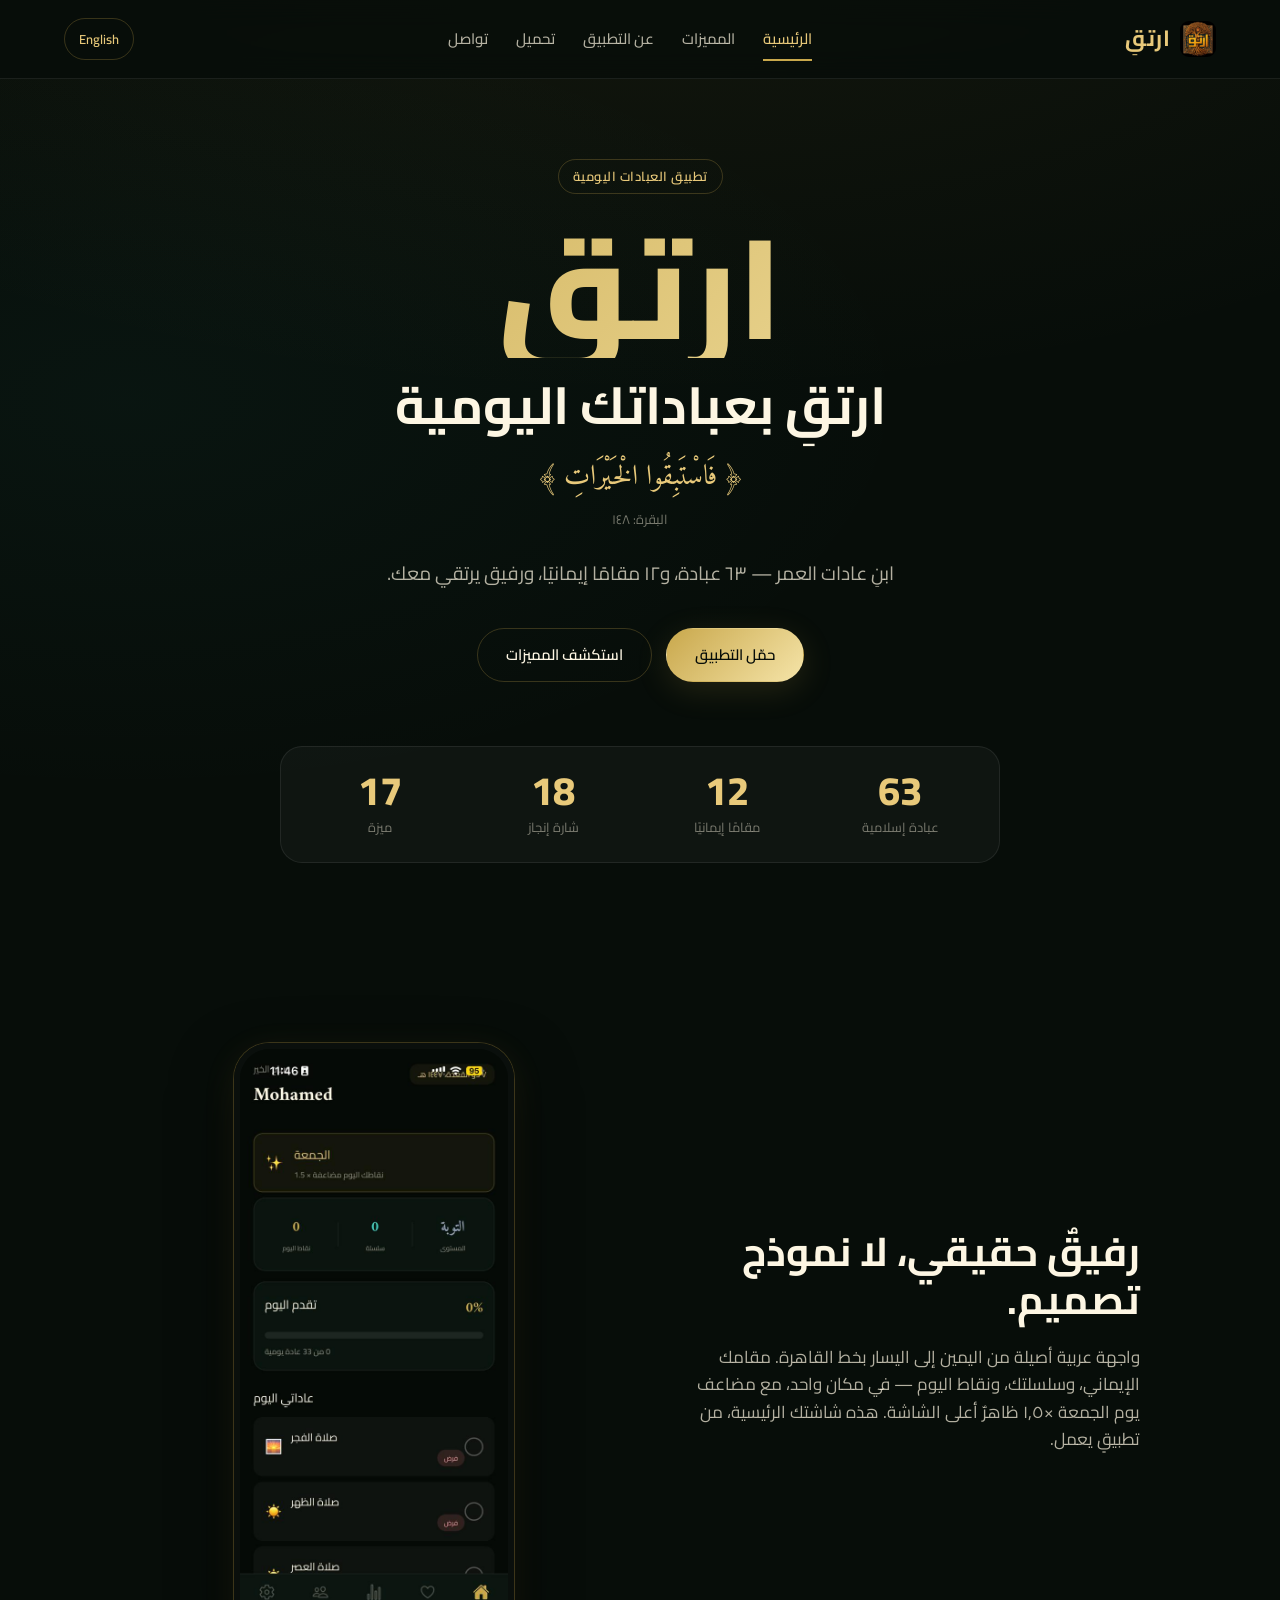
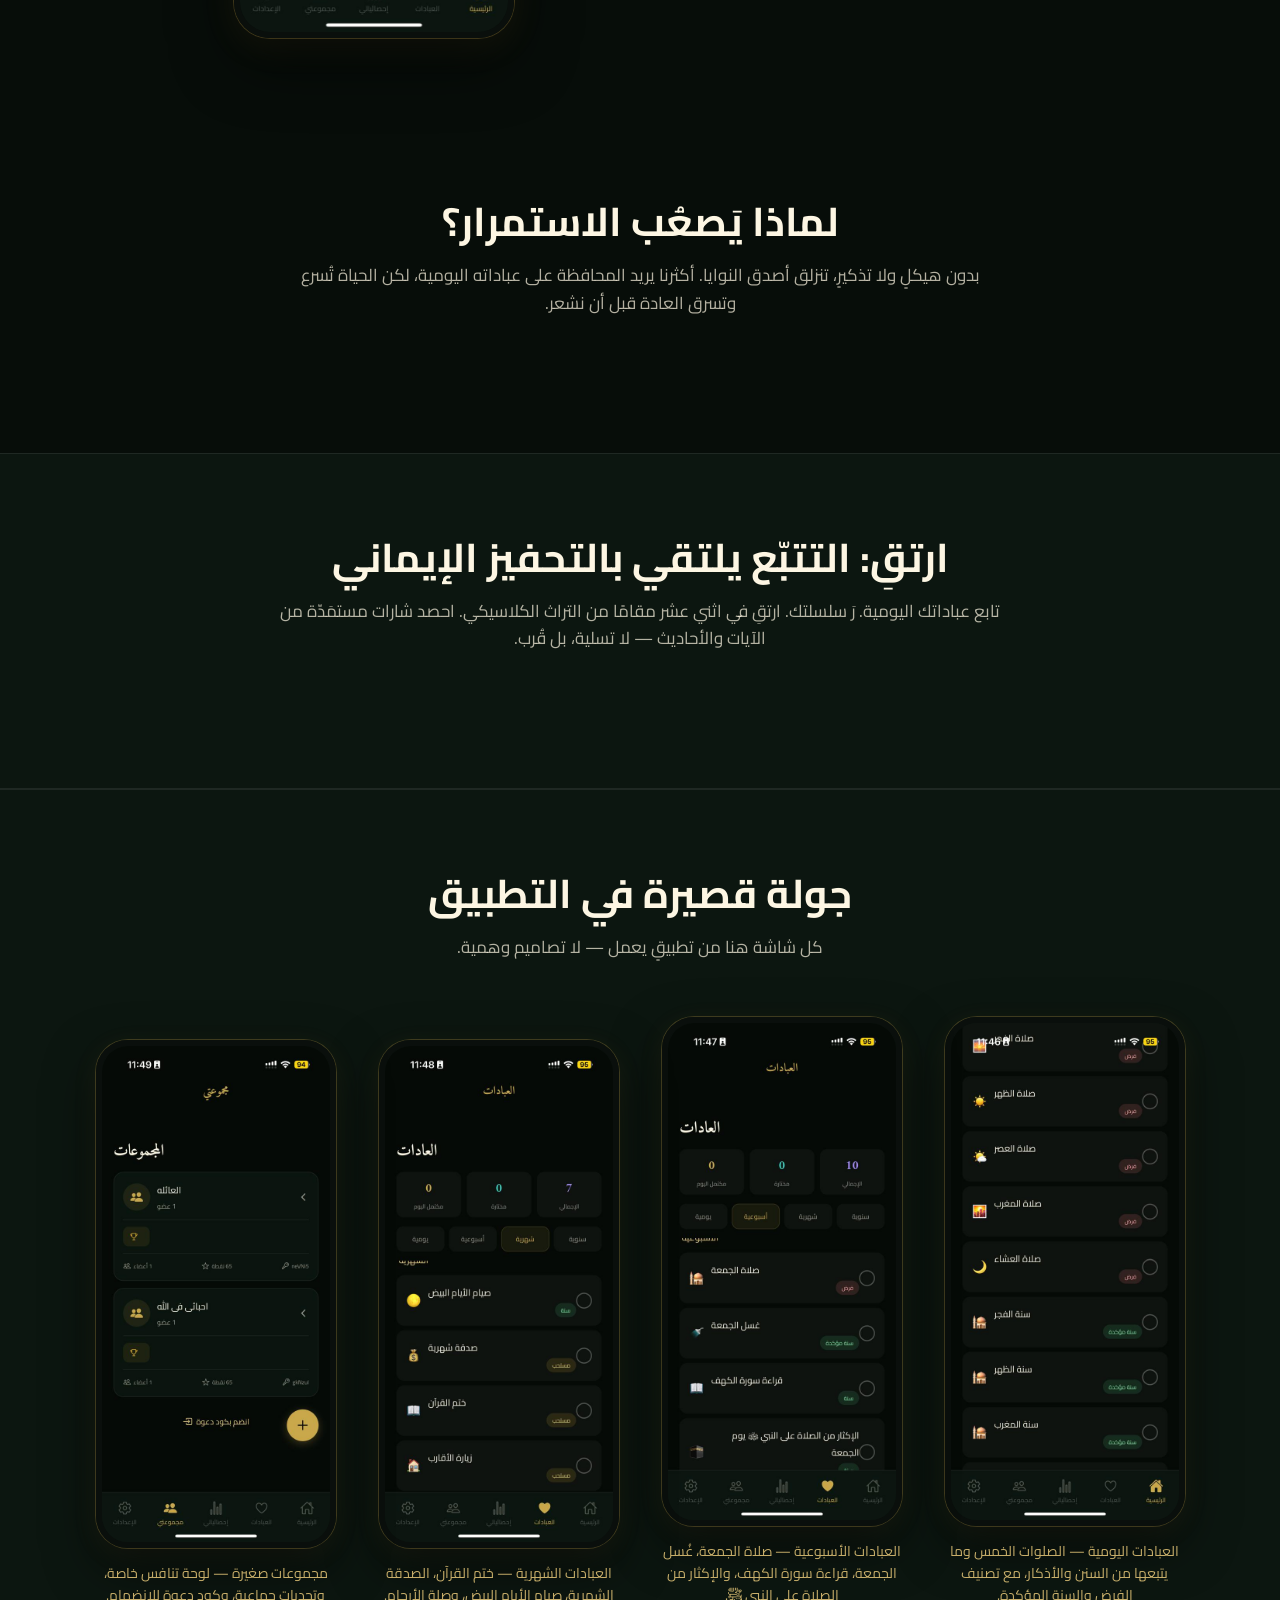
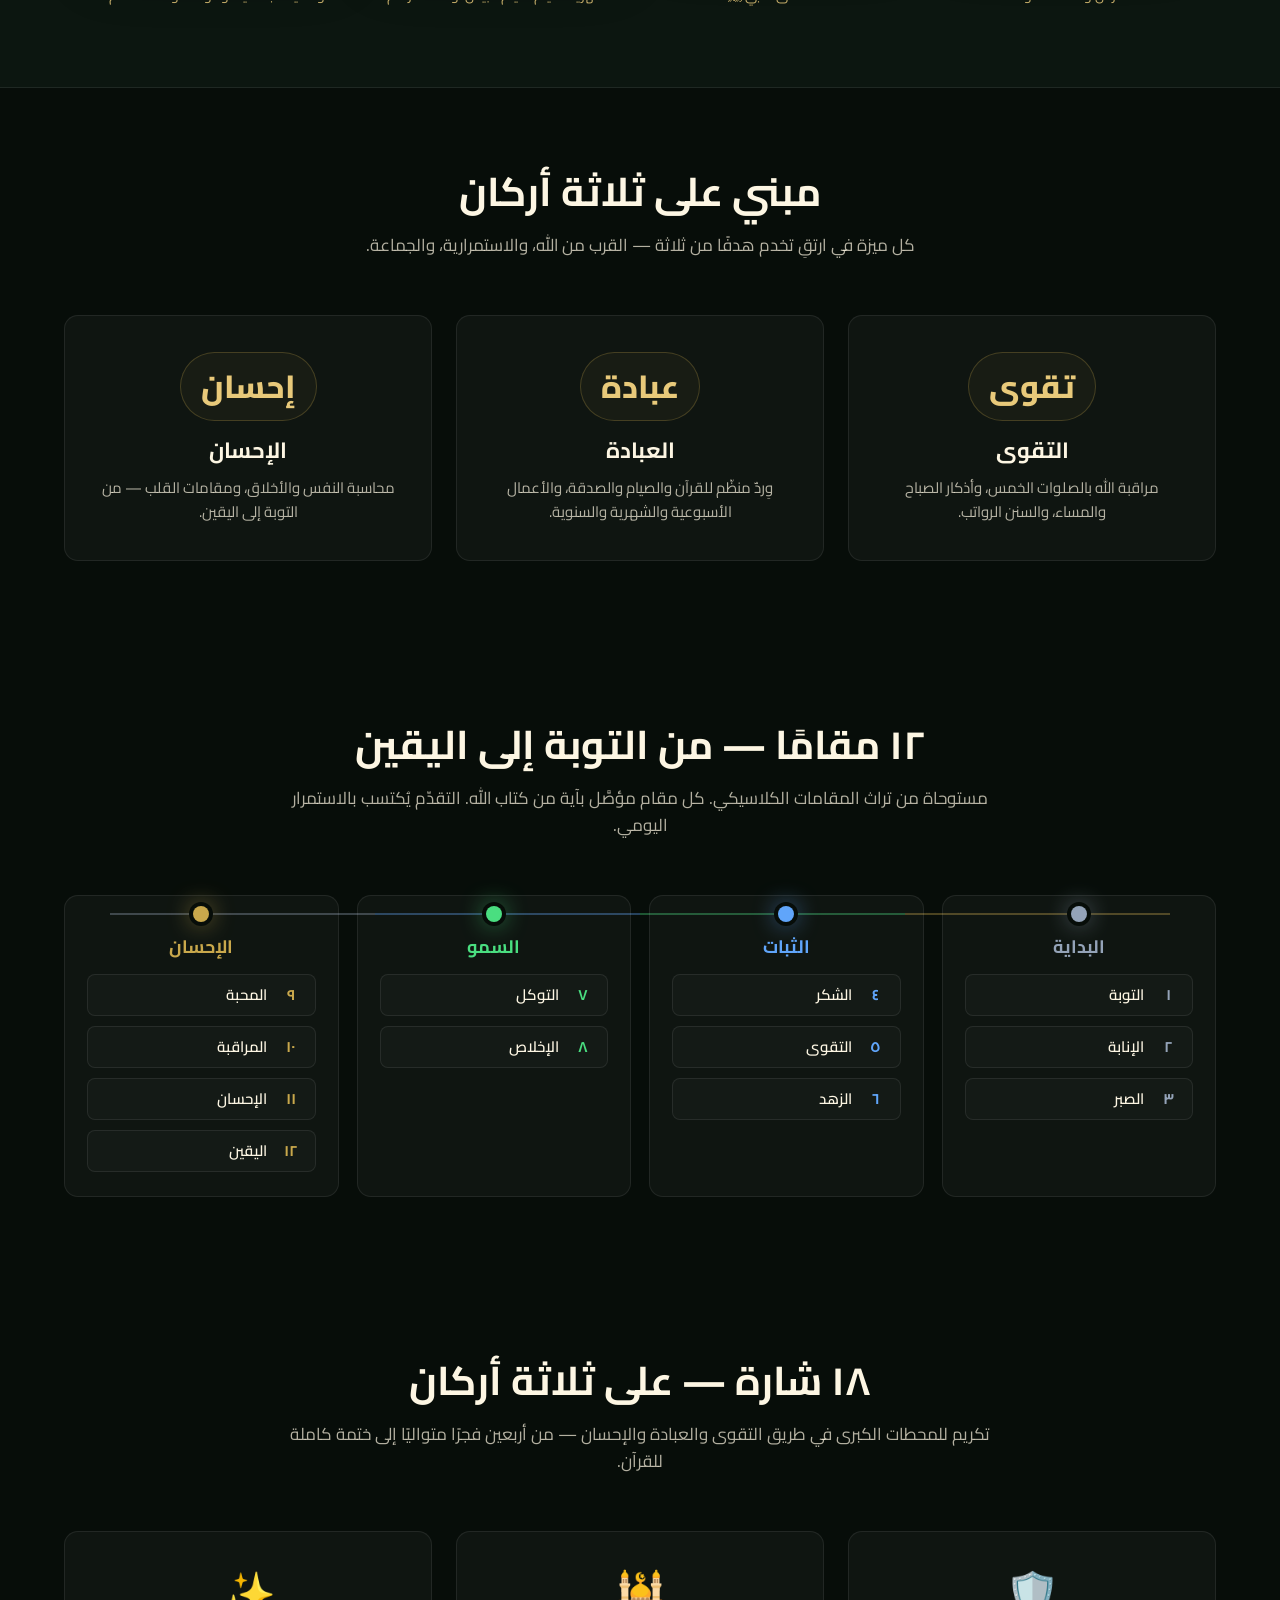
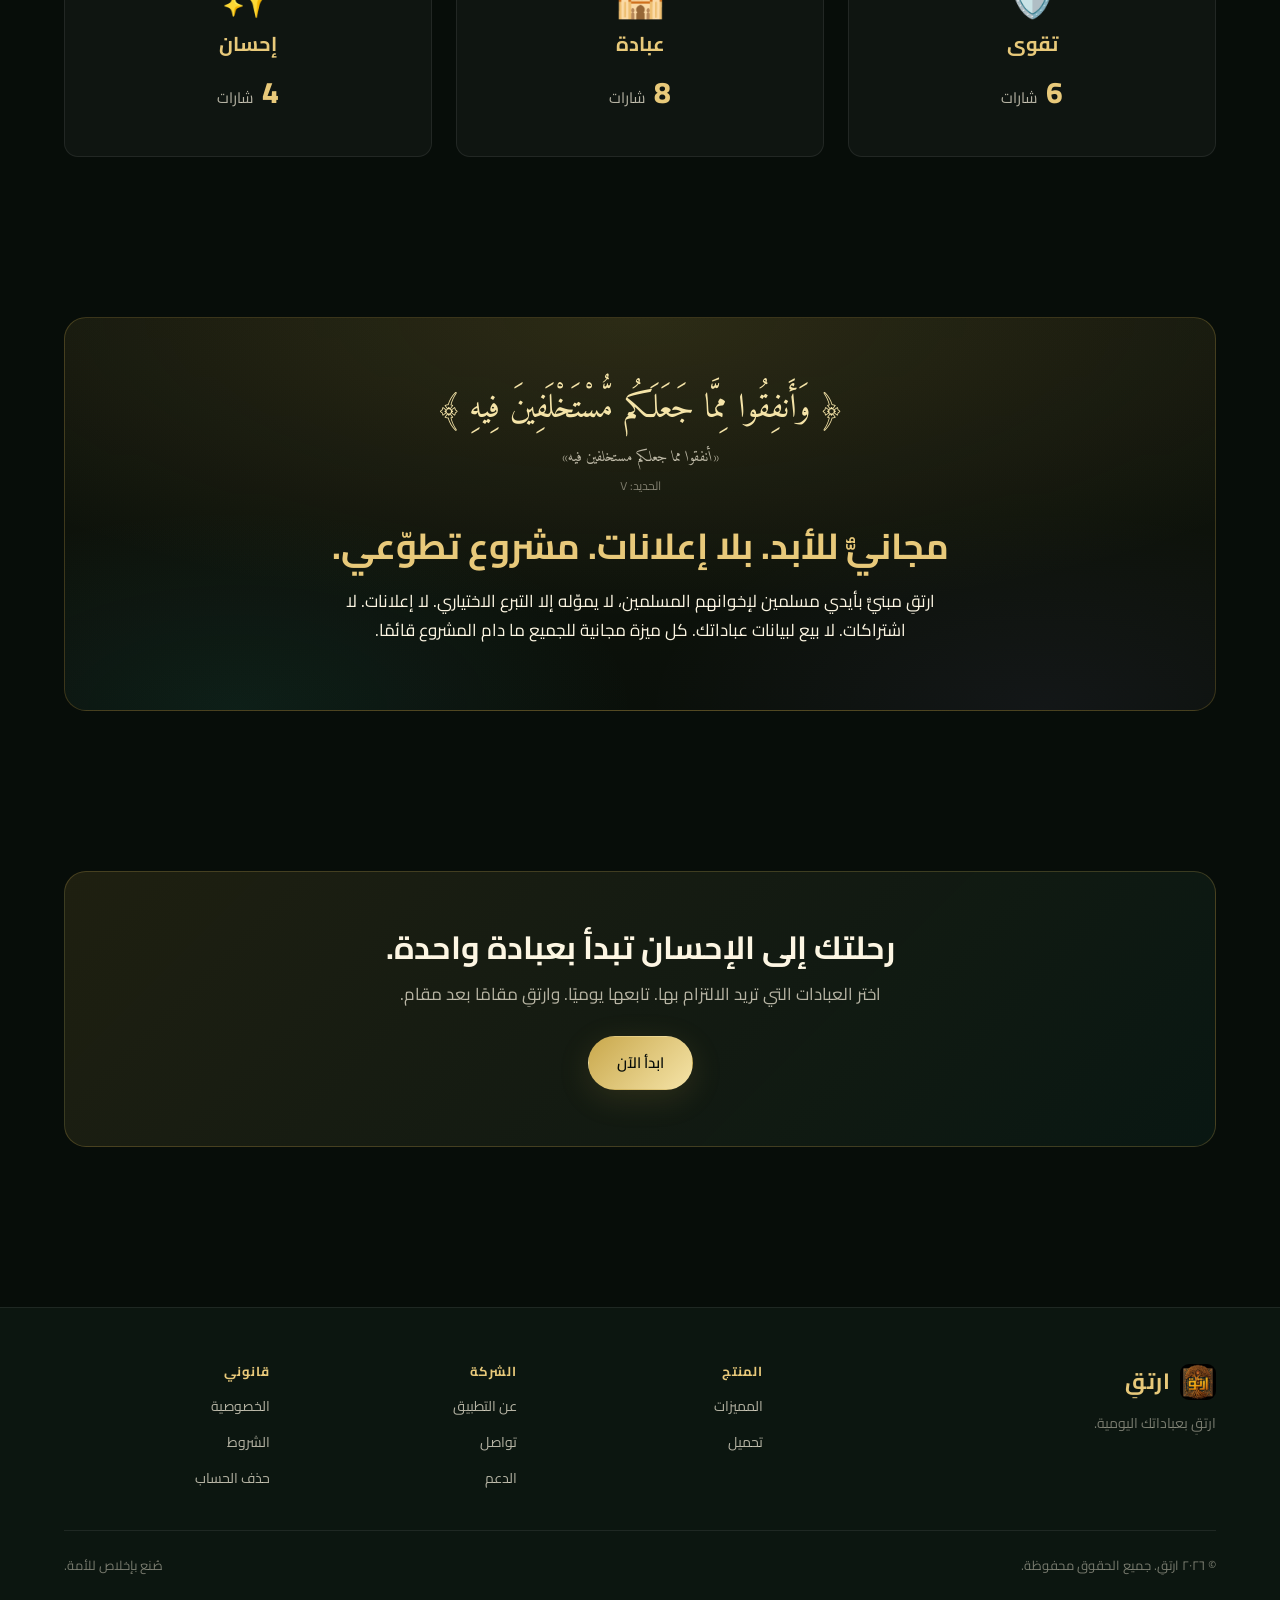
<file: index.html>
<!DOCTYPE html>
<html lang="ar" dir="rtl" data-i18n-title="meta.home">
  <head>
    <meta charset="UTF-8" />
    <meta name="viewport" content="width=device-width, initial-scale=1" />
    <title>Irtaqi — ارتقِ</title>
    <meta name="description" content="Irtaqi — Islamic habit tracking. Rise through your daily worship." />
    <!-- Favicon -->
    <link rel="icon" type="image/png" sizes="48x48" href="assets/brand/favicon-48x48.png" />
    <link rel="icon" type="image/png" sizes="32x32" href="assets/brand/favicon-32x32.png" />
    <link rel="icon" type="image/png" sizes="16x16" href="assets/brand/favicon-16x16.png" />
    <link rel="shortcut icon" href="assets/brand/favicon.ico" />

    <!-- Apple Touch Icons -->
    <link rel="apple-touch-icon" sizes="180x180" href="assets/brand/apple-touch-icon-180x180.png" />
    <link rel="apple-touch-icon" sizes="152x152" href="assets/brand/apple-touch-icon-152x152.png" />
    <link rel="apple-touch-icon" sizes="144x144" href="assets/brand/apple-touch-icon-144x144.png" />
    <link rel="apple-touch-icon" sizes="120x120" href="assets/brand/apple-touch-icon-120x120.png" />

    <!-- PWA -->
    <link rel="manifest" href="site.webmanifest" />
    <meta name="theme-color" content="#050A07" />
    <meta name="msapplication-TileColor" content="#050A07" />
    <meta name="msapplication-TileImage" content="assets/brand/icon-144x144.png" />

    <!-- Open Graph -->
    <meta property="og:title" content="Irtaqi — Rise through your daily worship" />
    <meta property="og:description" content="Islamic habit tracking — 63 habits, 12 spiritual levels, 18 badges." />
    <meta property="og:image" content="assets/brand/og-image.png" />
    <meta property="og:type" content="website" />
    <meta property="og:site_name" content="Irtaqi" />

    <!-- Twitter -->
    <meta name="twitter:card" content="summary_large_image" />
    <meta name="twitter:title" content="Irtaqi — Rise through your daily worship" />
    <meta name="twitter:description" content="Islamic habit tracking — 63 habits, 12 spiritual levels, 18 badges." />
    <meta name="twitter:image" content="assets/brand/og-image.png" />
    <link rel="preconnect" href="https://fonts.googleapis.com" />
    <link rel="preconnect" href="https://fonts.gstatic.com" crossorigin />
    <link href="https://fonts.googleapis.com/css2?family=Amiri:ital,wght@0,400;0,700;1,400&family=Cairo:wght@400;500;600;700;800&family=Inter:wght@400;500;600;700;800&display=swap" rel="stylesheet" />
    <link rel="stylesheet" href="assets/css/styles.css" />
  </head>
  <body>
    <header class="site-header">
      <div class="container nav" role="navigation">
        <a class="brand" href="index.html" aria-label="Irtaqi home">
          <img class="brand-mark" src="assets/brand/icon-192x192.png" alt="" width="36" height="36" />
          <span data-i18n="meta.siteName">Irtaqi</span>
        </a>

        <ul class="nav-links" id="nav-links">
          <li><a href="index.html" data-i18n="nav.home">Home</a></li>
          <li><a href="features.html" data-i18n="nav.features">Features</a></li>
          <li><a href="about.html" data-i18n="nav.about">About</a></li>
          <li><a href="download.html" data-i18n="nav.download">Download</a></li>
          <li><a href="contact.html" data-i18n="nav.contact">Contact</a></li>
        </ul>

        <div class="nav-actions">
          <button type="button" class="lang-toggle" data-lang-toggle data-target-lang="en" data-i18n="nav.langToggle">
            English
          </button>
          <button type="button" class="menu-toggle" aria-label="Toggle menu" aria-expanded="false" aria-controls="nav-links">
            <span></span>
          </button>
        </div>
      </div>
    </header>

    <main>
      <!-- Hero -->
      <section class="hero">
        <div class="container">
          <span class="hero-eyebrow" data-i18n="hero.eyebrow">Islamic habit tracking</span>
          <h1 class="hero-title-ar" data-i18n="hero.titleAr">ارتقِ</h1>
          <h2 class="hero-title" data-i18n="hero.title">Rise through your daily worship</h2>
          <p class="hero-verse" data-i18n="hero.verse">﴿ فَاسْتَبِقُوا الْخَيْرَاتِ ﴾</p>
          <p class="hero-verse-ref" data-i18n="hero.verseRef">Qur'an 2:148</p>
          <p class="hero-subtitle" data-i18n="hero.subtitle">
            Build the habits of a lifetime — 63 acts of worship, 12 spiritual levels, and a companion that grows with you.
          </p>
          <div class="hero-ctas">
            <a href="download.html" class="btn btn-primary" data-i18n="hero.ctaPrimary">Download the app</a>
            <a href="features.html" class="btn btn-ghost" data-i18n="hero.ctaSecondary">Explore features</a>
          </div>

          <div class="hero-stats reveal">
            <div>
              <div class="stat-value">63</div>
              <div class="stat-label" data-i18n="hero.stats.habits">Islamic habits</div>
            </div>
            <div>
              <div class="stat-value">12</div>
              <div class="stat-label" data-i18n="hero.stats.levels">Spiritual levels</div>
            </div>
            <div>
              <div class="stat-value">18</div>
              <div class="stat-label" data-i18n="hero.stats.badges">Achievement badges</div>
            </div>
            <div>
              <div class="stat-value">17</div>
              <div class="stat-label" data-i18n="hero.stats.features">Features</div>
            </div>
          </div>
        </div>
      </section>

      <!-- Live app preview -->
      <section class="section app-preview">
        <div class="container">
          <div class="app-preview-grid">
            <div class="app-preview-copy reveal">
              <h2 class="section-title" data-i18n="homePreview.title">A real companion, not a mockup.</h2>
              <p class="section-subtitle" data-i18n="homePreview.body">
                Native right-to-left Arabic typography. Your current station sits in your profile, and every worship entry feeds your points and streak. Shown here: the Arabic Settings screen — Arabic-first by default.
              </p>
            </div>
            <div class="app-preview-device reveal">
              <img
                src="assets/screenshots/home-friday.jpg"
                data-i18n-attr="alt:homePreview.imageAlt"
                alt="Irtaqi home screen in Arabic, showing the Tawbah station and the Friday multiplier"
                loading="lazy"
                width="280"
                height="610"
              />
            </div>
          </div>
        </div>
      </section>

      <!-- Problem -->
      <section class="section">
        <div class="container content-narrow">
          <div class="section-header reveal">
            <h2 class="section-title" data-i18n="homeProblem.title">Why is consistency so hard?</h2>
            <p class="section-subtitle" data-i18n="homeProblem.body"></p>
          </div>
        </div>
      </section>

      <!-- Solution -->
      <section class="section section-alt">
        <div class="container content-narrow">
          <div class="section-header reveal">
            <h2 class="section-title" data-i18n="homeSolution.title">Irtaqi — tracking meets faith-based motivation</h2>
            <p class="section-subtitle" data-i18n="homeSolution.body"></p>
          </div>
        </div>
      </section>

      <!-- Tour gallery — four real screens -->
      <section class="section section-alt">
        <div class="container">
          <div class="section-header reveal">
            <h2 class="section-title" data-i18n="homeTour.title">A short tour of the app</h2>
            <p class="section-subtitle" data-i18n="homeTour.subtitle">Every screen here is from a working app — no mockups.</p>
          </div>
          <div class="app-gallery app-gallery--four reveal">
            <figure>
              <img
                src="assets/screenshots/habits-daily-prayers.jpg"
                data-i18n-attr="alt:homeTour.dailyAlt"
                alt="Irtaqi daily worship list — fard prayers and sunan"
                loading="lazy"
                width="240"
                height="520"
              />
              <figcaption data-i18n="homeTour.dailyCaption">Daily worship — the five prayers and their sunan, tagged by type.</figcaption>
            </figure>
            <figure>
              <img
                src="assets/screenshots/habits-weekly.jpg"
                data-i18n-attr="alt:homeTour.weeklyAlt"
                alt="Irtaqi weekly worship view"
                loading="lazy"
                width="240"
                height="520"
              />
              <figcaption data-i18n="homeTour.weeklyCaption">Weekly worship — Jumu'ah, ghusl, Surat al-Kahf, salutations on the Prophet ﷺ.</figcaption>
            </figure>
            <figure>
              <img
                src="assets/screenshots/habits-monthly.jpg"
                data-i18n-attr="alt:homeTour.monthlyAlt"
                alt="Irtaqi monthly worship view — Ayyam Beed fasting, monthly sadaqah, khatm of the Qur'an"
                loading="lazy"
                width="240"
                height="520"
              />
              <figcaption data-i18n="homeTour.monthlyCaption">Monthly worship — completing a khatm of the Qur'an, monthly sadaqah, fasting the white days.</figcaption>
            </figure>
            <figure>
              <img
                src="assets/screenshots/groups-list.jpg"
                data-i18n-attr="alt:homeTour.groupsAlt"
                alt="Irtaqi groups screen with two groups and a leaderboard"
                loading="lazy"
                width="240"
                height="520"
              />
              <figcaption data-i18n="homeTour.groupsCaption">Small groups — family or friends, with a private leaderboard.</figcaption>
            </figure>
          </div>
        </div>
      </section>

      <!-- Pillars (Features) -->
      <section class="section">
        <div class="container">
          <div class="section-header reveal">
            <h2 class="section-title" data-i18n="homePillars.title">Built around three pillars</h2>
            <p class="section-subtitle" data-i18n="homePillars.subtitle">
              Every feature in Irtaqi serves one of three goals — nearness to Allah, consistency, and community.
            </p>
          </div>
          <div class="pillars">
            <article class="pillar reveal">
              <div class="pillar-badge">تقوى</div>
              <h3 class="pillar-title" data-i18n="homePillars.taqwa.title">Taqwa</h3>
              <p class="pillar-body" data-i18n="homePillars.taqwa.body">God-consciousness through the five daily prayers, morning and evening adhkar, and the sunnah rawatib.</p>
            </article>
            <article class="pillar reveal">
              <div class="pillar-badge">عبادة</div>
              <h3 class="pillar-title" data-i18n="homePillars.ibadah.title">Ibadah</h3>
              <p class="pillar-body" data-i18n="homePillars.ibadah.body">A structured ward for the Qur'an, fasting, charity, and the weekly, monthly, and yearly acts of devotion.</p>
            </article>
            <article class="pillar reveal">
              <div class="pillar-badge">إحسان</div>
              <h3 class="pillar-title" data-i18n="homePillars.ihsan.title">Ihsan</h3>
              <p class="pillar-body" data-i18n="homePillars.ihsan.body">Self-accountability, character, and the inner stations of the heart — from repentance to certainty.</p>
            </article>
          </div>
        </div>
      </section>

      <!-- Levels preview -->
      <section class="section">
        <div class="container">
          <div class="section-header reveal">
            <h2 class="section-title" data-i18n="homeLevels.title">12 stations — from Repentance to Certainty</h2>
            <p class="section-subtitle" data-i18n="homeLevels.body"></p>
          </div>
          <div class="levels-timeline">
            <div class="level-group reveal" style="--lg-color: #94a3b8;">
              <div class="level-group-dot"></div>
              <h3 class="level-group-title" data-i18n="homeLevels.groups.beginning">The Beginning</h3>
              <ol class="level-group-list">
                <li><span class="level-num">١</span><span class="level-name">التوبة</span></li>
                <li><span class="level-num">٢</span><span class="level-name">الإنابة</span></li>
                <li><span class="level-num">٣</span><span class="level-name">الصبر</span></li>
              </ol>
            </div>
            <div class="level-group reveal" style="--lg-color: #60a5fa;">
              <div class="level-group-dot"></div>
              <h3 class="level-group-title" data-i18n="homeLevels.groups.steadfast">Steadfastness</h3>
              <ol class="level-group-list">
                <li><span class="level-num">٤</span><span class="level-name">الشكر</span></li>
                <li><span class="level-num">٥</span><span class="level-name">التقوى</span></li>
                <li><span class="level-num">٦</span><span class="level-name">الزهد</span></li>
              </ol>
            </div>
            <div class="level-group reveal" style="--lg-color: #4ade80;">
              <div class="level-group-dot"></div>
              <h3 class="level-group-title" data-i18n="homeLevels.groups.elevation">Elevation</h3>
              <ol class="level-group-list">
                <li><span class="level-num">٧</span><span class="level-name">التوكل</span></li>
                <li><span class="level-num">٨</span><span class="level-name">الإخلاص</span></li>
              </ol>
            </div>
            <div class="level-group reveal" style="--lg-color: #c9a84c;">
              <div class="level-group-dot"></div>
              <h3 class="level-group-title" data-i18n="homeLevels.groups.ihsan">Excellence</h3>
              <ol class="level-group-list">
                <li><span class="level-num">٩</span><span class="level-name">المحبة</span></li>
                <li><span class="level-num">١٠</span><span class="level-name">المراقبة</span></li>
                <li><span class="level-num">١١</span><span class="level-name">الإحسان</span></li>
                <li><span class="level-num">١٢</span><span class="level-name">اليقين</span></li>
              </ol>
            </div>
          </div>
        </div>
      </section>

      <!-- Badges preview -->
      <section class="section">
        <div class="container">
          <div class="section-header reveal">
            <h2 class="section-title" data-i18n="homeBadges.title">18 badges — across three pillars</h2>
            <p class="section-subtitle" data-i18n="homeBadges.body"></p>
          </div>
          <div class="badge-pillars">
            <article class="badge-pillar reveal">
              <div class="badge-pillar-icon">🛡️</div>
              <h3 data-i18n="homeBadges.taqwa">Taqwa</h3>
              <div class="badge-pillar-count"><span class="badge-pillar-num">6</span> <span data-i18n="homeBadges.count">badges</span></div>
            </article>
            <article class="badge-pillar reveal">
              <div class="badge-pillar-icon">🕌</div>
              <h3 data-i18n="homeBadges.ibadah">Ibadah</h3>
              <div class="badge-pillar-count"><span class="badge-pillar-num">8</span> <span data-i18n="homeBadges.count">badges</span></div>
            </article>
            <article class="badge-pillar reveal">
              <div class="badge-pillar-icon">✨</div>
              <h3 data-i18n="homeBadges.ihsan">Ihsan</h3>
              <div class="badge-pillar-count"><span class="badge-pillar-num">4</span> <span data-i18n="homeBadges.count">badges</span></div>
            </article>
          </div>
        </div>
      </section>

      <!-- Free Forever -->
      <section class="section">
        <div class="container">
          <div class="free-band reveal">
            <p class="free-band-verse" data-i18n="homeFree.verseAr">﴿ وَأَنفِقُوا مِمَّا جَعَلَكُم مُّسْتَخْلَفِينَ فِيهِ ﴾</p>
            <p class="free-band-verse-en" data-i18n="homeFree.verseEn">“Spend from that which He has made you successors.”</p>
            <p class="free-band-verse-ref" data-i18n="homeFree.verseRef">Qur'an 57:7</p>
            <h2 data-i18n="homeFree.title">Free forever. No ads. Volunteer project.</h2>
            <p class="free-band-body" data-i18n="homeFree.body"></p>
          </div>
        </div>
      </section>

      <!-- CTA band -->
      <section class="section">
        <div class="container">
          <div class="cta-band reveal">
            <h2 data-i18n="homeCta.title">Your journey to Ihsan starts with one habit.</h2>
            <p data-i18n="homeCta.body">
              Pick the acts of worship you want to commit to. Track them daily. Rise, level by level.
            </p>
            <a href="download.html" class="btn btn-primary" data-i18n="homeCta.button">Get started</a>
          </div>
        </div>
      </section>
    </main>

    <footer class="site-footer">
      <div class="container">
        <div class="footer-top">
          <div class="footer-brand">
            <div class="brand">
              <img class="brand-mark" src="assets/brand/icon-192x192.png" alt="" width="36" height="36" />
              <span data-i18n="meta.siteName">Irtaqi</span>
            </div>
            <p data-i18n="footer.tagline">Rise through your daily worship.</p>
          </div>
          <div class="footer-col">
            <h4 data-i18n="footer.sections.product">Product</h4>
            <ul>
              <li><a href="features.html" data-i18n="footer.links.features">Features</a></li>
              <li><a href="download.html" data-i18n="footer.links.download">Download</a></li>
            </ul>
          </div>
          <div class="footer-col">
            <h4 data-i18n="footer.sections.company">Company</h4>
            <ul>
              <li><a href="about.html" data-i18n="footer.links.about">About</a></li>
              <li><a href="contact.html" data-i18n="footer.links.contact">Contact</a></li>
              <li><a href="support.html" data-i18n="footer.links.support">Support</a></li>
            </ul>
          </div>
          <div class="footer-col">
            <h4 data-i18n="footer.sections.legal">Legal</h4>
            <ul>
              <li><a href="privacy.html" data-i18n="footer.links.privacy">Privacy</a></li>
              <li><a href="terms.html" data-i18n="footer.links.terms">Terms</a></li>
              <li><a href="delete.html" data-i18n="footer.links.delete">Delete Account</a></li>
            </ul>
          </div>
        </div>
        <div class="footer-bottom">
          <span data-i18n="footer.rights">© 2026 Irtaqi. All rights reserved.</span>
          <span data-i18n="footer.made">Made with sincerity for the ummah.</span>
        </div>
      </div>
    </footer>

    <script type="module" src="assets/js/main.js"></script>
  </body>
</html>
</file>
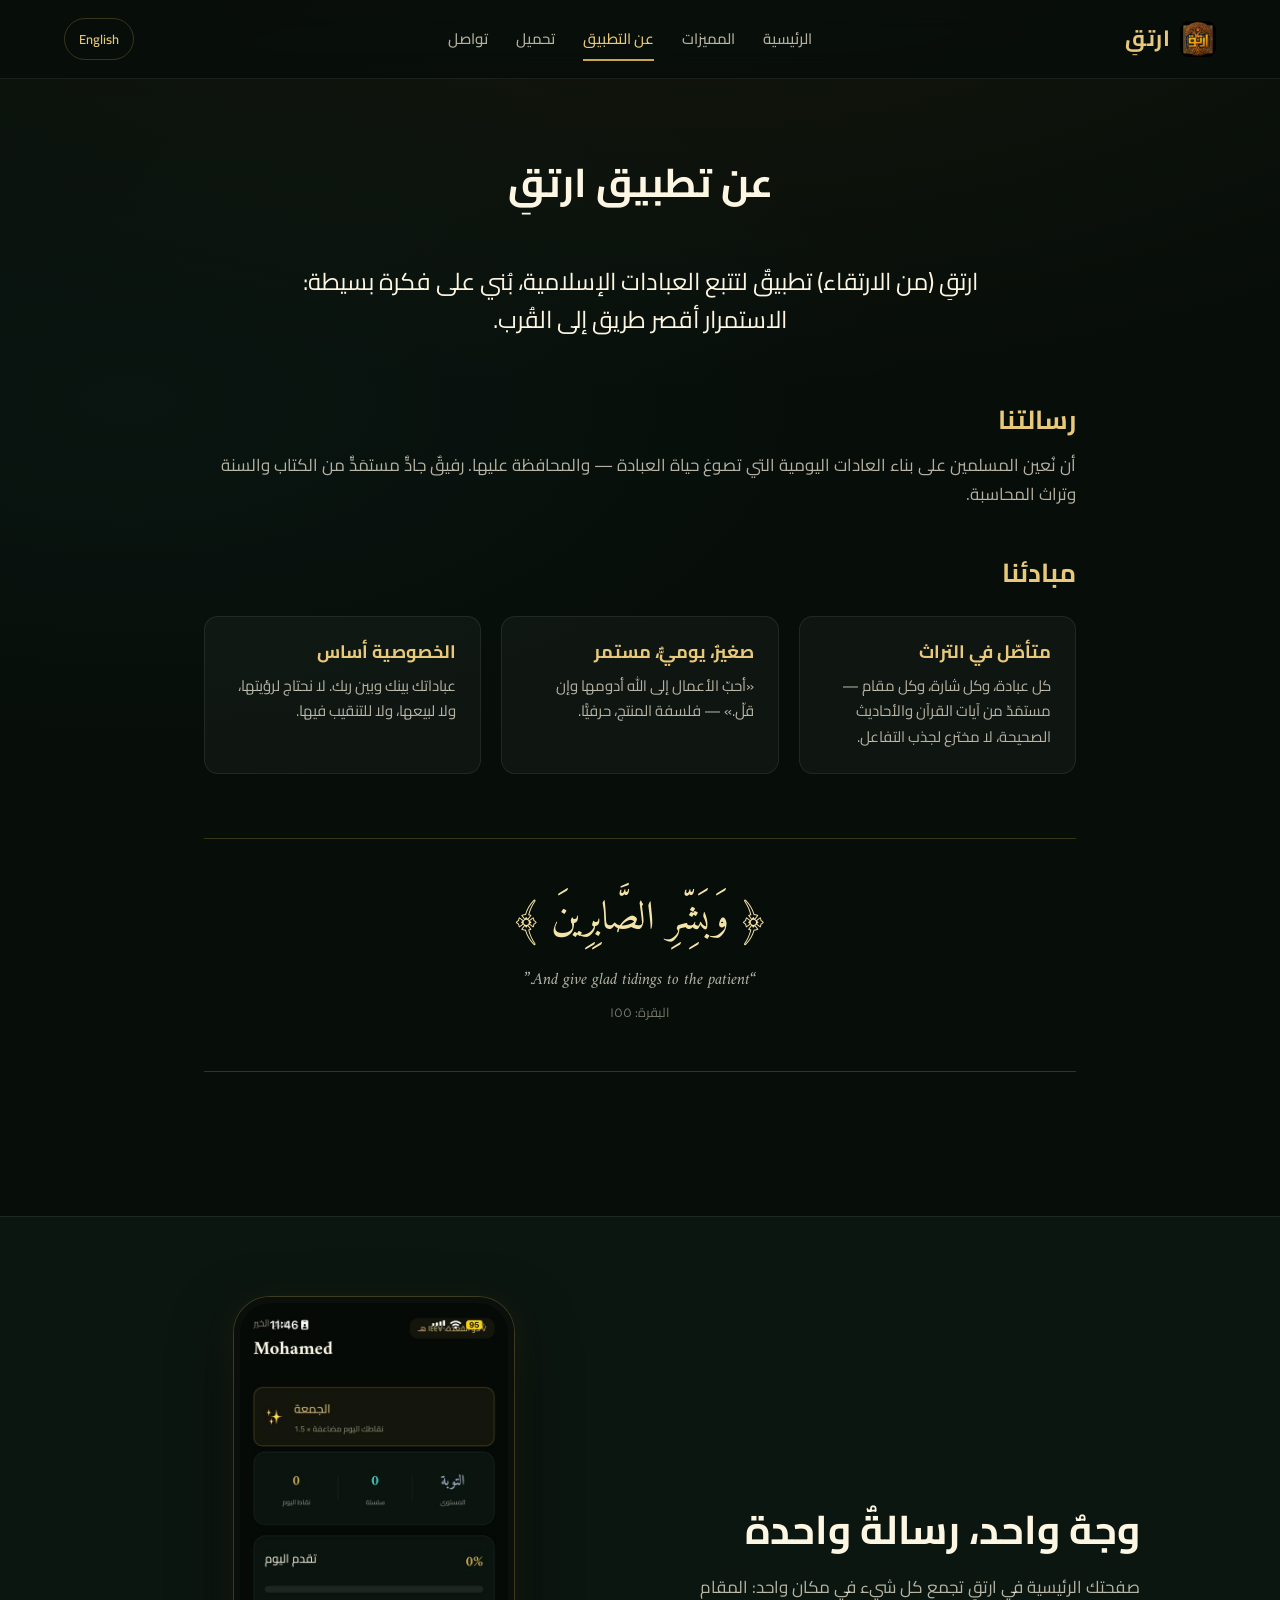
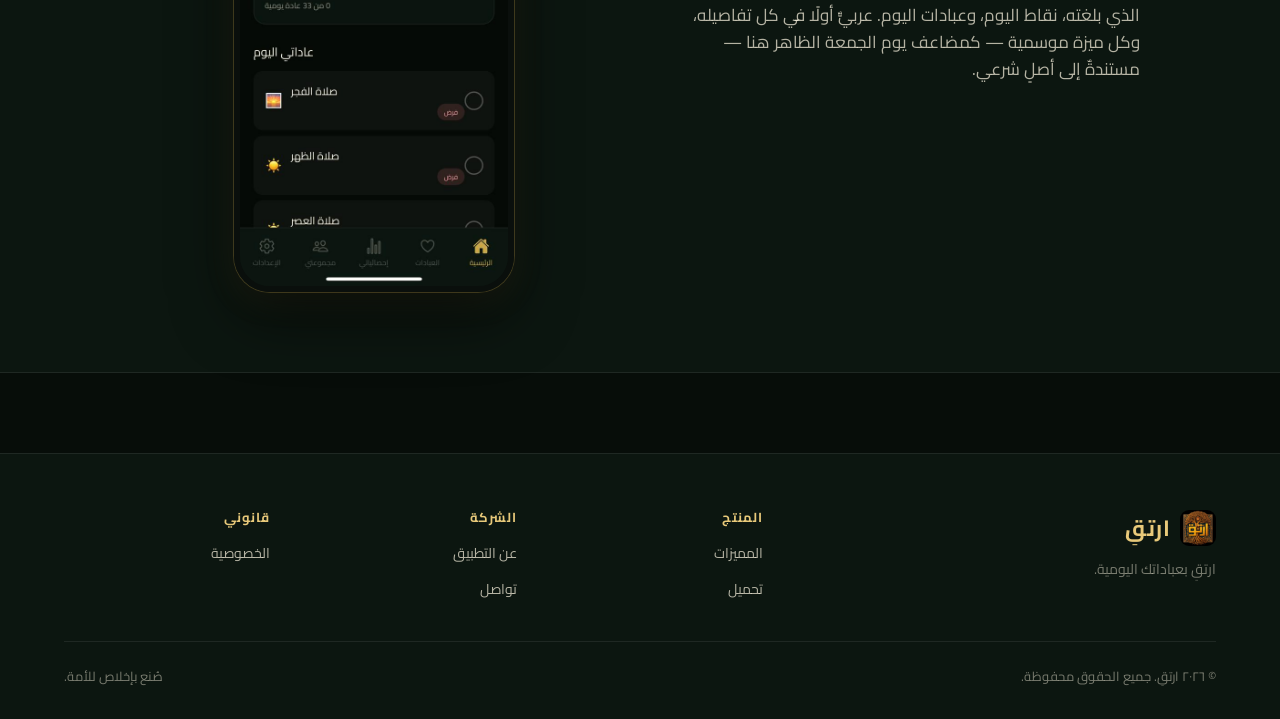
<file: about.html>
<!DOCTYPE html>
<html lang="ar" dir="rtl" data-i18n-title="meta.about">
  <head>
    <meta charset="UTF-8" />
    <meta name="viewport" content="width=device-width, initial-scale=1" />
    <title>About — Irtaqi</title>
    <meta name="description" content="About Irtaqi — our mission and principles." />
    <!-- Favicon -->
    <link rel="icon" type="image/png" sizes="48x48" href="assets/brand/favicon-48x48.png" />
    <link rel="icon" type="image/png" sizes="32x32" href="assets/brand/favicon-32x32.png" />
    <link rel="icon" type="image/png" sizes="16x16" href="assets/brand/favicon-16x16.png" />
    <link rel="shortcut icon" href="assets/brand/favicon.ico" />

    <!-- Apple Touch Icons -->
    <link rel="apple-touch-icon" sizes="180x180" href="assets/brand/apple-touch-icon-180x180.png" />
    <link rel="apple-touch-icon" sizes="152x152" href="assets/brand/apple-touch-icon-152x152.png" />
    <link rel="apple-touch-icon" sizes="144x144" href="assets/brand/apple-touch-icon-144x144.png" />
    <link rel="apple-touch-icon" sizes="120x120" href="assets/brand/apple-touch-icon-120x120.png" />

    <!-- PWA -->
    <link rel="manifest" href="site.webmanifest" />
    <meta name="theme-color" content="#050A07" />
    <meta name="msapplication-TileColor" content="#050A07" />
    <meta name="msapplication-TileImage" content="assets/brand/icon-144x144.png" />

    <!-- Open Graph -->
    <meta property="og:title" content="About — Irtaqi" />
    <meta property="og:description" content="Irtaqi is an Islamic habit tracker rooted in the Qur'an and the Sunnah." />
    <meta property="og:image" content="assets/brand/og-image.png" />
    <meta property="og:type" content="website" />
    <meta property="og:site_name" content="Irtaqi" />

    <!-- Twitter -->
    <meta name="twitter:card" content="summary_large_image" />
    <meta name="twitter:title" content="About — Irtaqi" />
    <meta name="twitter:description" content="Irtaqi is an Islamic habit tracker rooted in the Qur'an and the Sunnah." />
    <meta name="twitter:image" content="assets/brand/og-image.png" />
    <link rel="preconnect" href="https://fonts.googleapis.com" />
    <link rel="preconnect" href="https://fonts.gstatic.com" crossorigin />
    <link href="https://fonts.googleapis.com/css2?family=Amiri:ital,wght@0,400;0,700;1,400&family=Cairo:wght@400;500;600;700;800&family=Inter:wght@400;500;600;700;800&display=swap" rel="stylesheet" />
    <link rel="stylesheet" href="assets/css/styles.css" />
  </head>
  <body>
    <header class="site-header">
      <div class="container nav" role="navigation">
        <a class="brand" href="index.html" aria-label="Irtaqi home">
          <img class="brand-mark" src="assets/brand/icon-192x192.png" alt="" width="36" height="36" /><span data-i18n="meta.siteName">Irtaqi</span>
        </a>
        <ul class="nav-links" id="nav-links">
          <li><a href="index.html" data-i18n="nav.home">Home</a></li>
          <li><a href="features.html" data-i18n="nav.features">Features</a></li>
          <li><a href="about.html" data-i18n="nav.about">About</a></li>
          <li><a href="download.html" data-i18n="nav.download">Download</a></li>
          <li><a href="contact.html" data-i18n="nav.contact">Contact</a></li>
        </ul>
        <div class="nav-actions">
          <button type="button" class="lang-toggle" data-lang-toggle data-target-lang="en" data-i18n="nav.langToggle">English</button>
          <button type="button" class="menu-toggle" aria-label="Toggle menu" aria-expanded="false" aria-controls="nav-links"><span></span></button>
        </div>
      </div>
    </header>

    <main>
      <section class="section">
        <div class="container content-narrow">
          <div class="section-header">
            <h1 class="section-title" data-i18n="about.title">About Irtaqi</h1>
          </div>

          <p class="about-lede" data-i18n="about.lede">
            Irtaqi (Arabic: ارتقِ — “rise”) is an Islamic habit tracker built around a simple idea: consistency is the shortest path to nearness.
          </p>

          <div class="about-block reveal">
            <h2 data-i18n="about.mission.title">Our mission</h2>
            <p data-i18n="about.mission.body"></p>
          </div>

          <div class="about-block reveal">
            <h2 data-i18n="about.principles.title">Principles</h2>
            <div class="principles">
              <div class="principle">
                <h3 data-i18n="about.principles.one.title">Rooted in tradition</h3>
                <p data-i18n="about.principles.one.body"></p>
              </div>
              <div class="principle">
                <h3 data-i18n="about.principles.two.title">Small, daily, consistent</h3>
                <p data-i18n="about.principles.two.body"></p>
              </div>
              <div class="principle">
                <h3 data-i18n="about.principles.three.title">Privacy by default</h3>
                <p data-i18n="about.principles.three.body"></p>
              </div>
            </div>
          </div>

          <div class="ayah-block reveal">
            <p class="ayah-ar" data-i18n="about.verse.ar">﴿ وَبَشِّرِ الصَّابِرِينَ ﴾</p>
            <p class="ayah-en" data-i18n="about.verse.en">“And give glad tidings to the patient.”</p>
            <p class="ayah-ref" data-i18n="about.verse.ref">Qur'an 2:155</p>
          </div>
        </div>
      </section>

      <!-- Real home-screen preview — same component used on the home page -->
      <section class="section app-preview section-alt">
        <div class="container">
          <div class="app-preview-grid">
            <div class="app-preview-copy reveal">
              <h2 class="section-title" data-i18n="aboutPreview.title">One face, one purpose.</h2>
              <p class="section-subtitle" data-i18n="aboutPreview.body">
                Your home in Irtaqi gathers everything in one place: the station you've reached, today's points, and today's worship. Arabic-first throughout, and every seasonal feature — like the Friday multiplier shown here — is anchored in a textual source.
              </p>
            </div>
            <div class="app-preview-device reveal">
              <img
                src="assets/screenshots/home-friday.jpg"
                data-i18n-attr="alt:aboutPreview.imageAlt"
                alt="Irtaqi home screen showing the user's name, the Tawbah station, and the Friday multiplier"
                loading="lazy"
                width="280"
                height="610"
              />
            </div>
          </div>
        </div>
      </section>
    </main>

    <footer class="site-footer">
      <div class="container">
        <div class="footer-top">
          <div class="footer-brand">
            <div class="brand"><img class="brand-mark" src="assets/brand/icon-192x192.png" alt="" width="36" height="36" /><span data-i18n="meta.siteName">Irtaqi</span></div>
            <p data-i18n="footer.tagline">Rise through your daily worship.</p>
          </div>
          <div class="footer-col">
            <h4 data-i18n="footer.sections.product">Product</h4>
            <ul>
              <li><a href="features.html" data-i18n="footer.links.features">Features</a></li>
              <li><a href="download.html" data-i18n="footer.links.download">Download</a></li>
            </ul>
          </div>
          <div class="footer-col">
            <h4 data-i18n="footer.sections.company">Company</h4>
            <ul>
              <li><a href="about.html" data-i18n="footer.links.about">About</a></li>
              <li><a href="contact.html" data-i18n="footer.links.contact">Contact</a></li>
            </ul>
          </div>
          <div class="footer-col">
            <h4 data-i18n="footer.sections.legal">Legal</h4>
            <ul>
              <li><a href="privacy.html" data-i18n="footer.links.privacy">Privacy</a></li>
            </ul>
          </div>
        </div>
        <div class="footer-bottom">
          <span data-i18n="footer.rights">© 2026 Irtaqi. All rights reserved.</span>
          <span data-i18n="footer.made">Made with sincerity for the ummah.</span>
        </div>
      </div>
    </footer>

    <script type="module" src="assets/js/main.js"></script>
  </body>
</html>
</file>
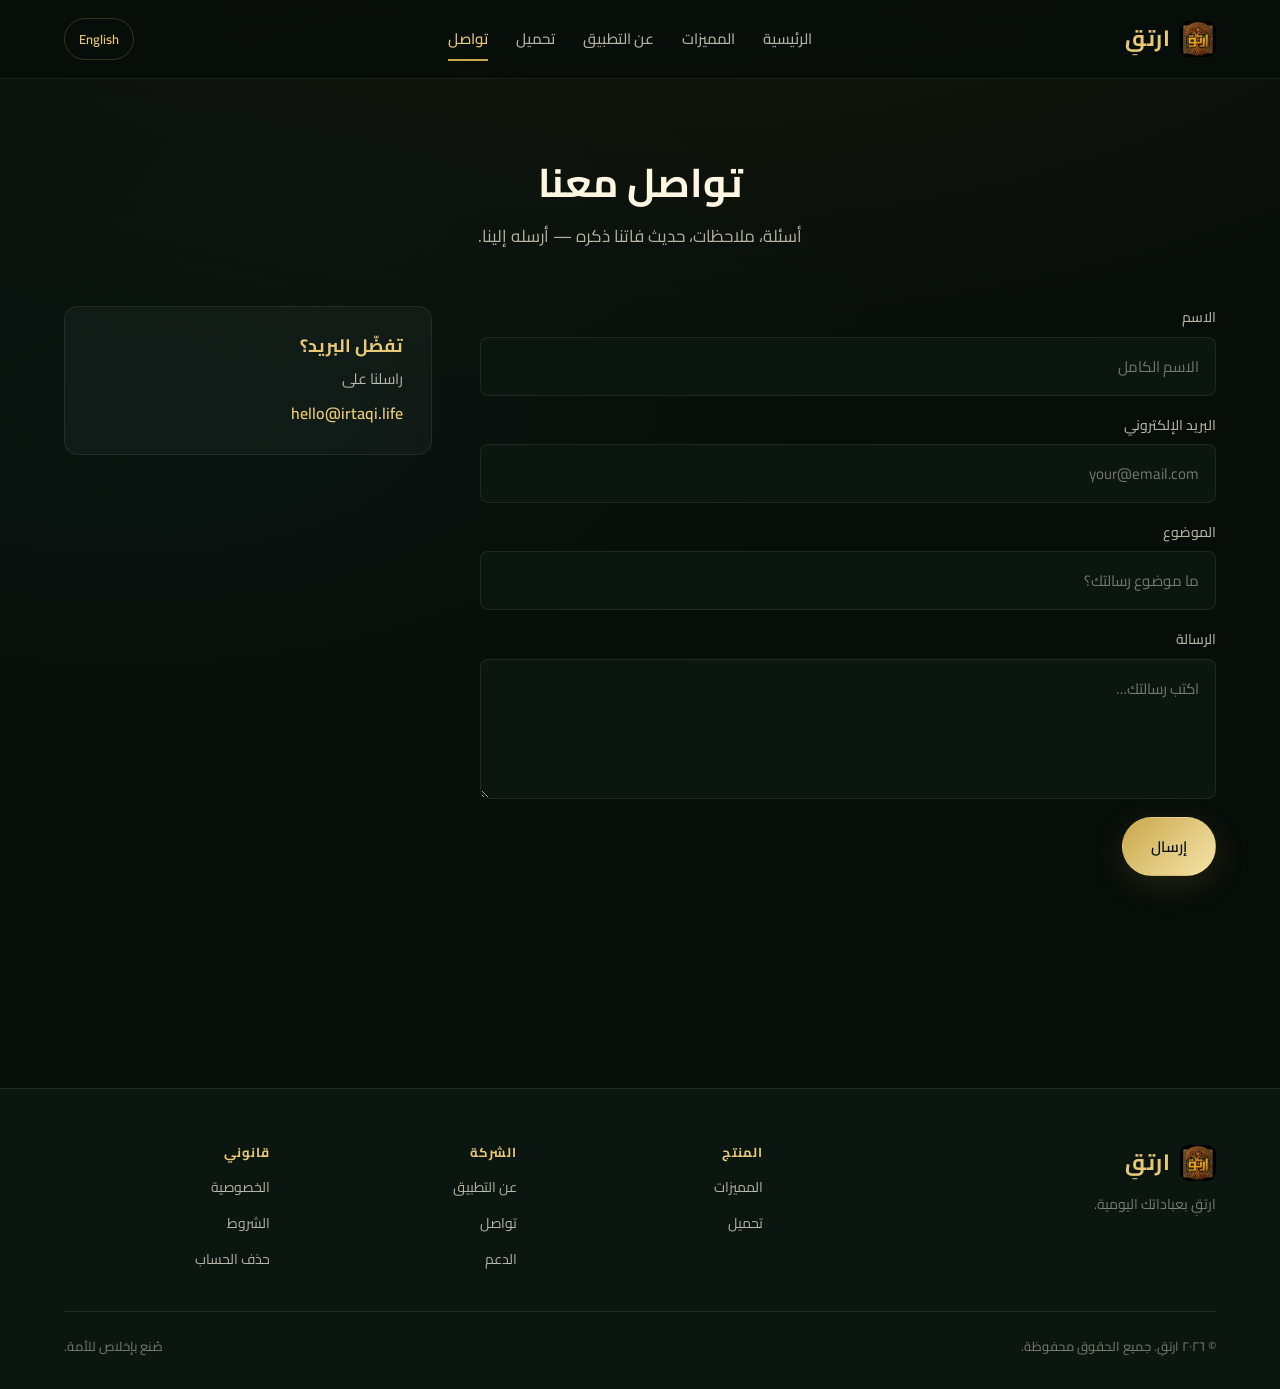
<file: contact.html>
<!DOCTYPE html>
<html lang="ar" dir="rtl" data-i18n-title="meta.contact">
  <head>
    <meta charset="UTF-8" />
    <meta name="viewport" content="width=device-width, initial-scale=1" />
    <title>Contact — Irtaqi</title>
    <meta name="description" content="Contact the Irtaqi team." />
    <!-- Favicon -->
    <link rel="icon" type="image/png" sizes="48x48" href="assets/brand/favicon-48x48.png" />
    <link rel="icon" type="image/png" sizes="32x32" href="assets/brand/favicon-32x32.png" />
    <link rel="icon" type="image/png" sizes="16x16" href="assets/brand/favicon-16x16.png" />
    <link rel="shortcut icon" href="assets/brand/favicon.ico" />

    <!-- Apple Touch Icons -->
    <link rel="apple-touch-icon" sizes="180x180" href="assets/brand/apple-touch-icon-180x180.png" />
    <link rel="apple-touch-icon" sizes="152x152" href="assets/brand/apple-touch-icon-152x152.png" />
    <link rel="apple-touch-icon" sizes="144x144" href="assets/brand/apple-touch-icon-144x144.png" />
    <link rel="apple-touch-icon" sizes="120x120" href="assets/brand/apple-touch-icon-120x120.png" />

    <!-- PWA -->
    <link rel="manifest" href="site.webmanifest" />
    <meta name="theme-color" content="#050A07" />
    <meta name="msapplication-TileColor" content="#050A07" />
    <meta name="msapplication-TileImage" content="assets/brand/icon-144x144.png" />

    <!-- Open Graph -->
    <meta property="og:title" content="Contact — Irtaqi" />
    <meta property="og:description" content="Questions, feedback, a hadith we missed — send it our way." />
    <meta property="og:image" content="assets/brand/og-image.png" />
    <meta property="og:type" content="website" />
    <meta property="og:site_name" content="Irtaqi" />

    <!-- Twitter -->
    <meta name="twitter:card" content="summary_large_image" />
    <meta name="twitter:title" content="Contact — Irtaqi" />
    <meta name="twitter:description" content="Questions, feedback, a hadith we missed — send it our way." />
    <meta name="twitter:image" content="assets/brand/og-image.png" />
    <link rel="preconnect" href="https://fonts.googleapis.com" />
    <link rel="preconnect" href="https://fonts.gstatic.com" crossorigin />
    <link href="https://fonts.googleapis.com/css2?family=Amiri:ital,wght@0,400;0,700;1,400&family=Cairo:wght@400;500;600;700;800&family=Inter:wght@400;500;600;700;800&display=swap" rel="stylesheet" />
    <link rel="stylesheet" href="assets/css/styles.css" />
  </head>
  <body>
    <header class="site-header">
      <div class="container nav" role="navigation">
        <a class="brand" href="index.html" aria-label="Irtaqi home">
          <img class="brand-mark" src="assets/brand/icon-192x192.png" alt="" width="36" height="36" /><span data-i18n="meta.siteName">Irtaqi</span>
        </a>
        <ul class="nav-links" id="nav-links">
          <li><a href="index.html" data-i18n="nav.home">Home</a></li>
          <li><a href="features.html" data-i18n="nav.features">Features</a></li>
          <li><a href="about.html" data-i18n="nav.about">About</a></li>
          <li><a href="download.html" data-i18n="nav.download">Download</a></li>
          <li><a href="contact.html" data-i18n="nav.contact">Contact</a></li>
        </ul>
        <div class="nav-actions">
          <button type="button" class="lang-toggle" data-lang-toggle data-target-lang="en" data-i18n="nav.langToggle">English</button>
          <button type="button" class="menu-toggle" aria-label="Toggle menu" aria-expanded="false" aria-controls="nav-links"><span></span></button>
        </div>
      </div>
    </header>

    <main>
      <section class="section">
        <div class="container">
          <div class="section-header">
            <h1 class="section-title" data-i18n="contact.title">Get in touch</h1>
            <p class="section-subtitle" data-i18n="contact.subtitle">
              Questions, feedback, a hadith we missed — send it our way.
            </p>
          </div>

          <div class="contact-grid">
            <form class="form" data-form="contact" novalidate>
              <div class="field">
                <label for="c-name" data-i18n="contact.form.name">Your name</label>
                <input
                  type="text"
                  id="c-name"
                  name="name"
                  required
                  data-i18n-attr="placeholder:contact.form.namePlaceholder"
                  placeholder="Full name"
                />
              </div>
              <div class="field">
                <label for="c-email" data-i18n="contact.form.email">Email</label>
                <input
                  type="email"
                  id="c-email"
                  name="email"
                  required
                  data-i18n-attr="placeholder:contact.form.emailPlaceholder"
                  placeholder="your@email.com"
                />
              </div>
              <div class="field">
                <label for="c-subject" data-i18n="contact.form.subject">Subject</label>
                <input
                  type="text"
                  id="c-subject"
                  name="subject"
                  data-i18n-attr="placeholder:contact.form.subjectPlaceholder"
                  placeholder="What's this about?"
                />
              </div>
              <div class="field">
                <label for="c-message" data-i18n="contact.form.message">Message</label>
                <textarea
                  id="c-message"
                  name="message"
                  required
                  data-i18n-attr="placeholder:contact.form.messagePlaceholder"
                  placeholder="Write your message…"
                ></textarea>
              </div>
              <div>
                <button type="submit" class="btn btn-primary" data-i18n="contact.form.submit">Send message</button>
              </div>
              <div
                class="form-message"
                role="status"
                aria-live="polite"
                data-i18n-attr="data-success:contact.form.success,data-error:contact.form.error"
              ></div>
            </form>

            <aside class="contact-direct">
              <h3 data-i18n="contact.direct.title">Prefer email?</h3>
              <p data-i18n="contact.direct.body">Write to us at</p>
              <a href="mailto:hello@irtaqi.life" data-i18n="contact.direct.email">hello@irtaqi.life</a>
            </aside>
          </div>
        </div>
      </section>
    </main>

    <footer class="site-footer">
      <div class="container">
        <div class="footer-top">
          <div class="footer-brand">
            <div class="brand"><img class="brand-mark" src="assets/brand/icon-192x192.png" alt="" width="36" height="36" /><span data-i18n="meta.siteName">Irtaqi</span></div>
            <p data-i18n="footer.tagline">Rise through your daily worship.</p>
          </div>
          <div class="footer-col">
            <h4 data-i18n="footer.sections.product">Product</h4>
            <ul>
              <li><a href="features.html" data-i18n="footer.links.features">Features</a></li>
              <li><a href="download.html" data-i18n="footer.links.download">Download</a></li>
            </ul>
          </div>
          <div class="footer-col">
            <h4 data-i18n="footer.sections.company">Company</h4>
            <ul>
              <li><a href="about.html" data-i18n="footer.links.about">About</a></li>
              <li><a href="contact.html" data-i18n="footer.links.contact">Contact</a></li>
              <li><a href="support.html" data-i18n="footer.links.support">Support</a></li>
            </ul>
          </div>
          <div class="footer-col">
            <h4 data-i18n="footer.sections.legal">Legal</h4>
            <ul>
              <li><a href="privacy.html" data-i18n="footer.links.privacy">Privacy</a></li>
              <li><a href="terms.html" data-i18n="footer.links.terms">Terms</a></li>
              <li><a href="delete.html" data-i18n="footer.links.delete">Delete Account</a></li>
            </ul>
          </div>
        </div>
        <div class="footer-bottom">
          <span data-i18n="footer.rights">© 2026 Irtaqi. All rights reserved.</span>
          <span data-i18n="footer.made">Made with sincerity for the ummah.</span>
        </div>
      </div>
    </footer>

    <script type="module" src="assets/js/main.js"></script>
  </body>
</html>
</file>
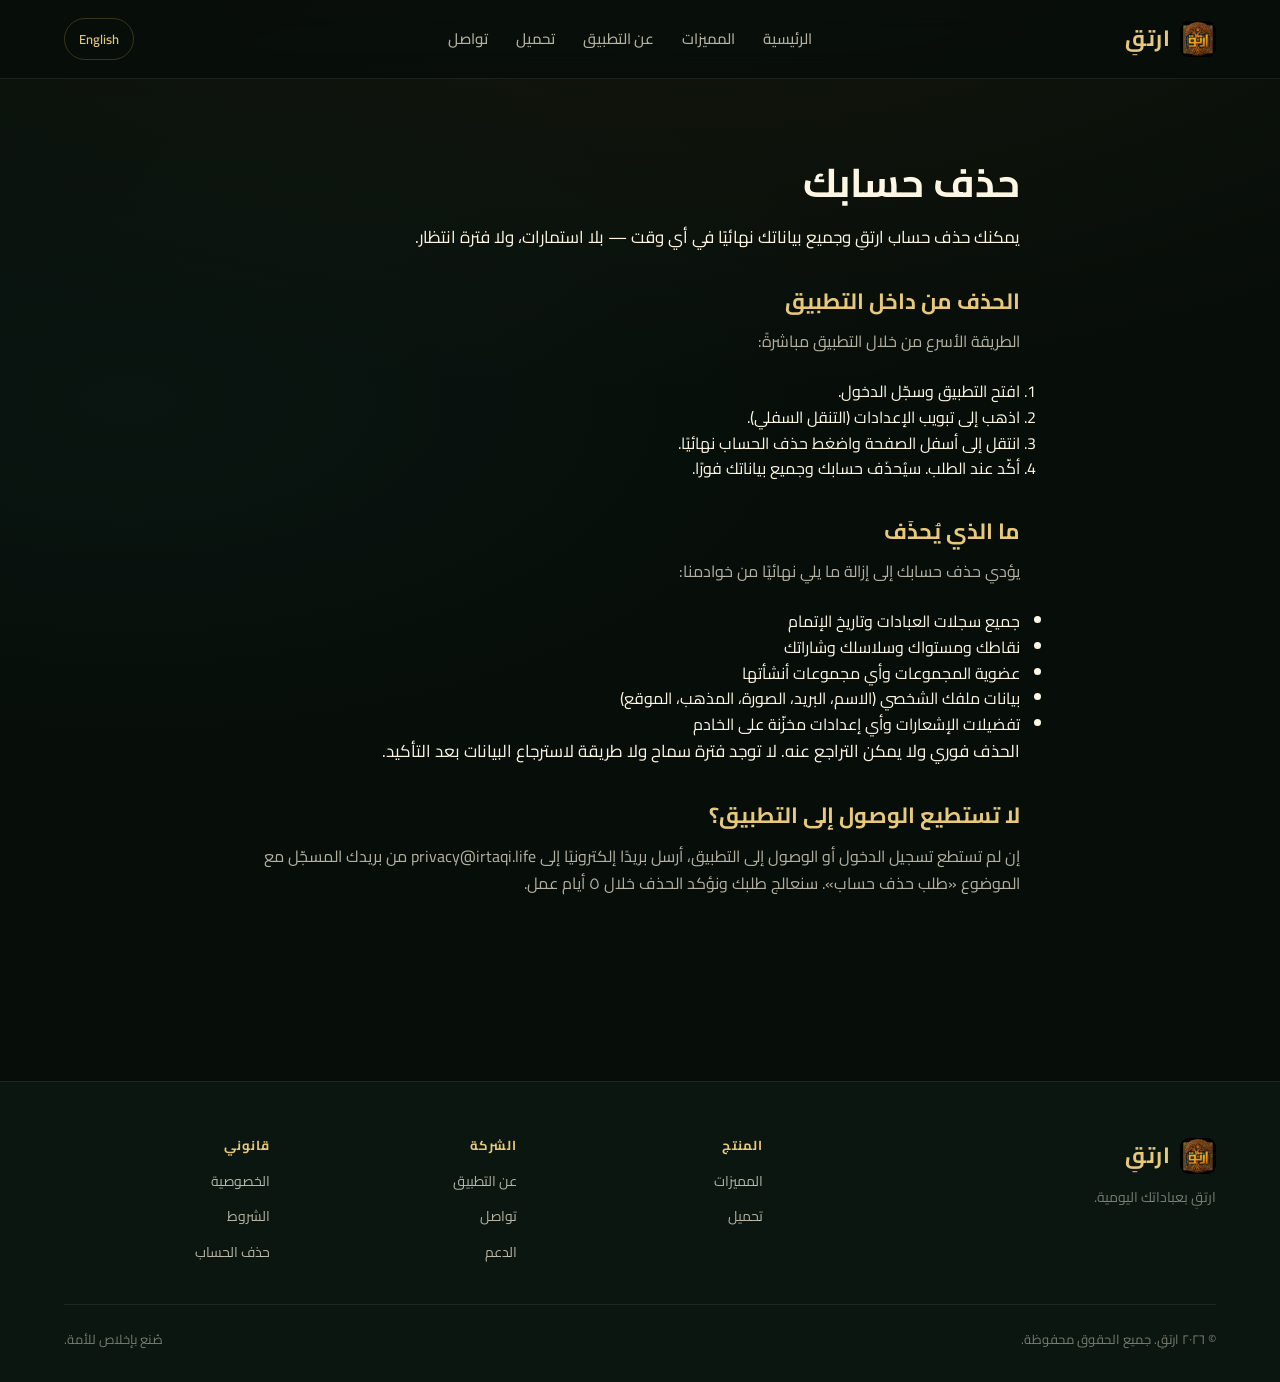
<file: delete.html>
<!DOCTYPE html>
<html lang="ar" dir="rtl" data-i18n-title="meta.delete">
  <head>
    <meta charset="UTF-8" />
    <meta name="viewport" content="width=device-width, initial-scale=1" />
    <title>Delete Account — Irtaqi</title>
    <meta name="description" content="How to permanently delete your Irtaqi account and all associated data." />
    <!-- Favicon -->
    <link rel="icon" type="image/png" sizes="48x48" href="assets/brand/favicon-48x48.png" />
    <link rel="icon" type="image/png" sizes="32x32" href="assets/brand/favicon-32x32.png" />
    <link rel="icon" type="image/png" sizes="16x16" href="assets/brand/favicon-16x16.png" />
    <link rel="shortcut icon" href="assets/brand/favicon.ico" />
    <!-- Apple Touch Icons -->
    <link rel="apple-touch-icon" sizes="180x180" href="assets/brand/apple-touch-icon-180x180.png" />
    <link rel="apple-touch-icon" sizes="152x152" href="assets/brand/apple-touch-icon-152x152.png" />
    <link rel="apple-touch-icon" sizes="144x144" href="assets/brand/apple-touch-icon-144x144.png" />
    <link rel="apple-touch-icon" sizes="120x120" href="assets/brand/apple-touch-icon-120x120.png" />
    <!-- PWA -->
    <link rel="manifest" href="site.webmanifest" />
    <meta name="theme-color" content="#050A07" />
    <meta name="msapplication-TileColor" content="#050A07" />
    <meta name="msapplication-TileImage" content="assets/brand/icon-144x144.png" />
    <!-- Open Graph -->
    <meta property="og:title" content="Delete Account — Irtaqi" />
    <meta property="og:description" content="How to permanently delete your Irtaqi account and all your data." />
    <meta property="og:image" content="assets/brand/og-image.png" />
    <meta property="og:type" content="website" />
    <meta property="og:site_name" content="Irtaqi" />
    <!-- Twitter -->
    <meta name="twitter:card" content="summary_large_image" />
    <meta name="twitter:title" content="Delete Account — Irtaqi" />
    <meta name="twitter:description" content="How to permanently delete your Irtaqi account and all your data." />
    <meta name="twitter:image" content="assets/brand/og-image.png" />
    <link rel="preconnect" href="https://fonts.googleapis.com" />
    <link rel="preconnect" href="https://fonts.gstatic.com" crossorigin />
    <link href="https://fonts.googleapis.com/css2?family=Amiri:ital,wght@0,400;0,700;1,400&family=Cairo:wght@400;500;600;700;800&family=Inter:wght@400;500;600;700;800&display=swap" rel="stylesheet" />
    <link rel="stylesheet" href="assets/css/styles.css" />
  </head>
  <body>
    <header class="site-header">
      <div class="container nav" role="navigation">
        <a class="brand" href="index.html" aria-label="Irtaqi home">
          <img class="brand-mark" src="assets/brand/icon-192x192.png" alt="" width="36" height="36" /><span data-i18n="meta.siteName">Irtaqi</span>
        </a>
        <ul class="nav-links" id="nav-links">
          <li><a href="index.html" data-i18n="nav.home">Home</a></li>
          <li><a href="features.html" data-i18n="nav.features">Features</a></li>
          <li><a href="about.html" data-i18n="nav.about">About</a></li>
          <li><a href="download.html" data-i18n="nav.download">Download</a></li>
          <li><a href="contact.html" data-i18n="nav.contact">Contact</a></li>
        </ul>
        <div class="nav-actions">
          <button type="button" class="lang-toggle" data-lang-toggle data-target-lang="en" data-i18n="nav.langToggle">English</button>
          <button type="button" class="menu-toggle" aria-label="Toggle menu" aria-expanded="false" aria-controls="nav-links"><span></span></button>
        </div>
      </div>
    </header>

    <main>
      <section class="section">
        <div class="container">
          <div class="prose">

            <h1 class="section-title" data-i18n="delete.title">Delete Your Account</h1>
            <p data-i18n="delete.intro"></p>

            <h2 data-i18n="delete.sections.inapp.title">Delete from inside the app</h2>
            <p data-i18n="delete.sections.inapp.body"></p>
            <ol>
              <li data-i18n="delete.steps.one"></li>
              <li data-i18n="delete.steps.two"></li>
              <li data-i18n="delete.steps.three"></li>
              <li data-i18n="delete.steps.four"></li>
            </ol>

            <h2 data-i18n="delete.sections.what.title">What gets deleted</h2>
            <p data-i18n="delete.sections.what.intro"></p>
            <ul>
              <li data-i18n="delete.sections.what.item1"></li>
              <li data-i18n="delete.sections.what.item2"></li>
              <li data-i18n="delete.sections.what.item3"></li>
              <li data-i18n="delete.sections.what.item4"></li>
              <li data-i18n="delete.sections.what.item5"></li>
            </ul>
            <p data-i18n="delete.sections.what.warning"></p>

            <h2 data-i18n="delete.sections.noaccess.title">Can't access the app?</h2>
            <p data-i18n="delete.sections.noaccess.body"></p>

          </div>
        </div>
      </section>
    </main>

    <footer class="site-footer">
      <div class="container">
        <div class="footer-top">
          <div class="footer-brand">
            <div class="brand"><img class="brand-mark" src="assets/brand/icon-192x192.png" alt="" width="36" height="36" /><span data-i18n="meta.siteName">Irtaqi</span></div>
            <p data-i18n="footer.tagline">Rise through your daily worship.</p>
          </div>
          <div class="footer-col">
            <h4 data-i18n="footer.sections.product">Product</h4>
            <ul>
              <li><a href="features.html" data-i18n="footer.links.features">Features</a></li>
              <li><a href="download.html" data-i18n="footer.links.download">Download</a></li>
            </ul>
          </div>
          <div class="footer-col">
            <h4 data-i18n="footer.sections.company">Company</h4>
            <ul>
              <li><a href="about.html" data-i18n="footer.links.about">About</a></li>
              <li><a href="contact.html" data-i18n="footer.links.contact">Contact</a></li>
              <li><a href="support.html" data-i18n="footer.links.support">Support</a></li>
            </ul>
          </div>
          <div class="footer-col">
            <h4 data-i18n="footer.sections.legal">Legal</h4>
            <ul>
              <li><a href="privacy.html" data-i18n="footer.links.privacy">Privacy</a></li>
              <li><a href="terms.html" data-i18n="footer.links.terms">Terms</a></li>
              <li><a href="delete.html" data-i18n="footer.links.delete">Delete Account</a></li>
            </ul>
          </div>
        </div>
        <div class="footer-bottom">
          <span data-i18n="footer.rights">© 2026 Irtaqi. All rights reserved.</span>
          <span data-i18n="footer.made">Made with sincerity for the ummah.</span>
        </div>
      </div>
    </footer>

    <script type="module" src="assets/js/main.js"></script>
  </body>
</html>
</file>
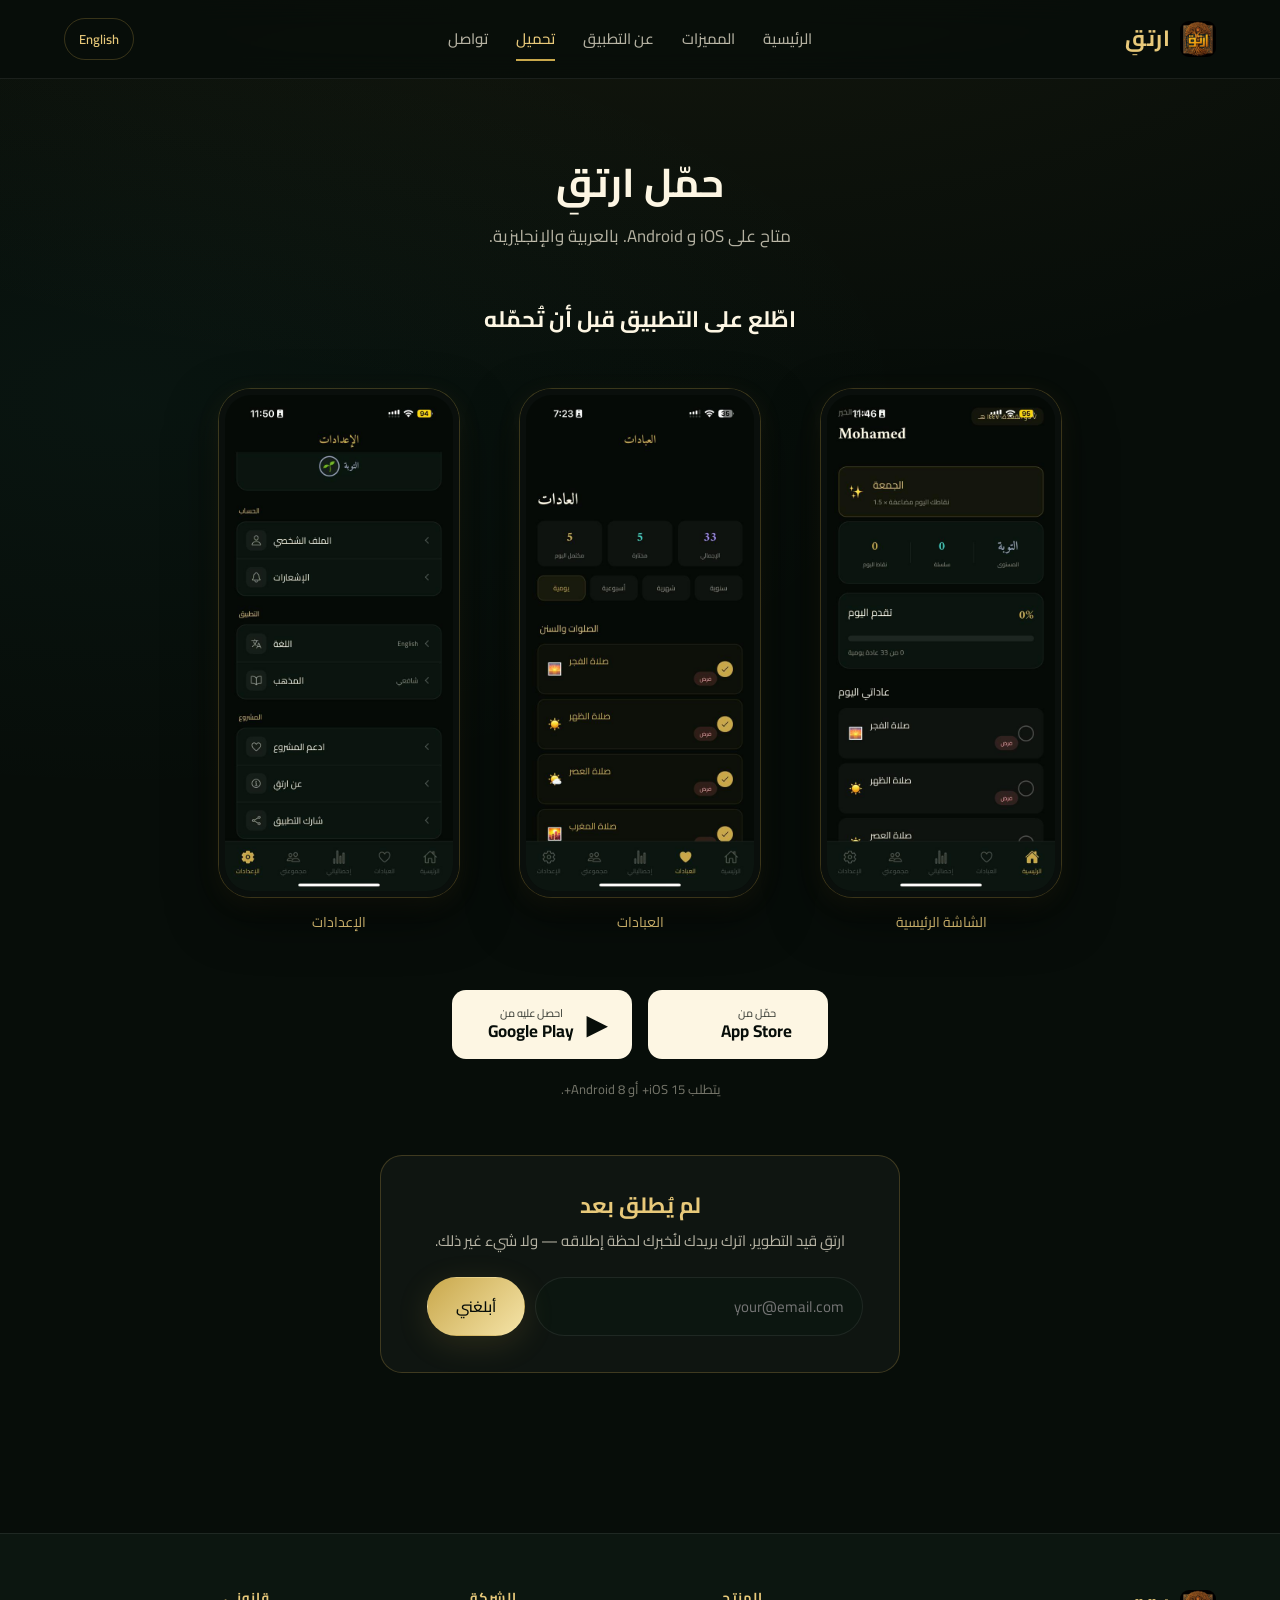
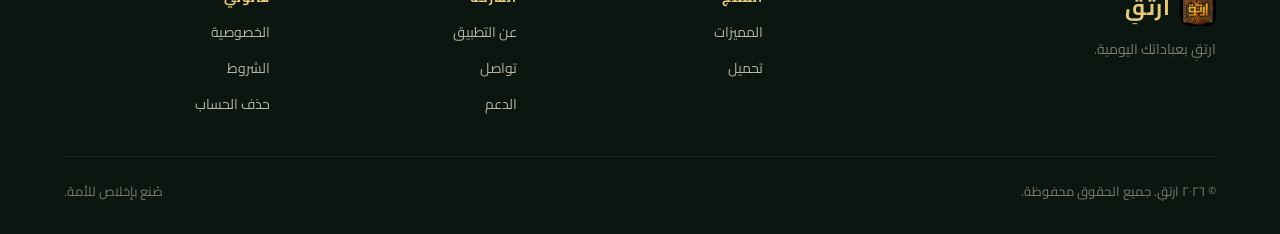
<file: download.html>
<!DOCTYPE html>
<html lang="ar" dir="rtl" data-i18n-title="meta.download">
  <head>
    <meta charset="UTF-8" />
    <meta name="viewport" content="width=device-width, initial-scale=1" />
    <title>Download — Irtaqi</title>
    <meta name="description" content="Download Irtaqi for iOS and Android." />
    <!-- Favicon -->
    <link rel="icon" type="image/png" sizes="48x48" href="assets/brand/favicon-48x48.png" />
    <link rel="icon" type="image/png" sizes="32x32" href="assets/brand/favicon-32x32.png" />
    <link rel="icon" type="image/png" sizes="16x16" href="assets/brand/favicon-16x16.png" />
    <link rel="shortcut icon" href="assets/brand/favicon.ico" />

    <!-- Apple Touch Icons -->
    <link rel="apple-touch-icon" sizes="180x180" href="assets/brand/apple-touch-icon-180x180.png" />
    <link rel="apple-touch-icon" sizes="152x152" href="assets/brand/apple-touch-icon-152x152.png" />
    <link rel="apple-touch-icon" sizes="144x144" href="assets/brand/apple-touch-icon-144x144.png" />
    <link rel="apple-touch-icon" sizes="120x120" href="assets/brand/apple-touch-icon-120x120.png" />

    <!-- PWA -->
    <link rel="manifest" href="site.webmanifest" />
    <meta name="theme-color" content="#050A07" />
    <meta name="msapplication-TileColor" content="#050A07" />
    <meta name="msapplication-TileImage" content="assets/brand/icon-144x144.png" />

    <!-- Open Graph -->
    <meta property="og:title" content="Download — Irtaqi" />
    <meta property="og:description" content="Download Irtaqi for iOS and Android. Arabic and English." />
    <meta property="og:image" content="assets/brand/og-image.png" />
    <meta property="og:type" content="website" />
    <meta property="og:site_name" content="Irtaqi" />

    <!-- Twitter -->
    <meta name="twitter:card" content="summary_large_image" />
    <meta name="twitter:title" content="Download — Irtaqi" />
    <meta name="twitter:description" content="Download Irtaqi for iOS and Android. Arabic and English." />
    <meta name="twitter:image" content="assets/brand/og-image.png" />
    <link rel="preconnect" href="https://fonts.googleapis.com" />
    <link rel="preconnect" href="https://fonts.gstatic.com" crossorigin />
    <link href="https://fonts.googleapis.com/css2?family=Amiri:ital,wght@0,400;0,700;1,400&family=Cairo:wght@400;500;600;700;800&family=Inter:wght@400;500;600;700;800&display=swap" rel="stylesheet" />
    <link rel="stylesheet" href="assets/css/styles.css" />
  </head>
  <body>
    <header class="site-header">
      <div class="container nav" role="navigation">
        <a class="brand" href="index.html" aria-label="Irtaqi home">
          <img class="brand-mark" src="assets/brand/icon-192x192.png" alt="" width="36" height="36" /><span data-i18n="meta.siteName">Irtaqi</span>
        </a>
        <ul class="nav-links" id="nav-links">
          <li><a href="index.html" data-i18n="nav.home">Home</a></li>
          <li><a href="features.html" data-i18n="nav.features">Features</a></li>
          <li><a href="about.html" data-i18n="nav.about">About</a></li>
          <li><a href="download.html" data-i18n="nav.download">Download</a></li>
          <li><a href="contact.html" data-i18n="nav.contact">Contact</a></li>
        </ul>
        <div class="nav-actions">
          <button type="button" class="lang-toggle" data-lang-toggle data-target-lang="en" data-i18n="nav.langToggle">English</button>
          <button type="button" class="menu-toggle" aria-label="Toggle menu" aria-expanded="false" aria-controls="nav-links"><span></span></button>
        </div>
      </div>
    </header>

    <main>
      <section class="section">
        <div class="container content-narrow" style="text-align: center;">
          <div class="section-header">
            <h1 class="section-title" data-i18n="download.title">Download Irtaqi</h1>
            <p class="section-subtitle" data-i18n="download.subtitle">
              Available on iOS and Android. Arabic and English.
            </p>
          </div>

          <!-- Real-app preview — three screens, before the store badges -->
          <div class="section-header reveal" style="margin-top: 12px;">
            <h2 class="section-title" data-i18n="downloadGallery.title" style="font-size: 1.4rem;">Take a look before you download</h2>
          </div>
          <div class="app-gallery app-gallery--three reveal" style="margin-bottom: 56px;">
            <figure>
              <img
                src="assets/screenshots/home-friday.jpg"
                data-i18n-attr="alt:downloadGallery.homeAlt"
                alt="Irtaqi home screen"
                loading="lazy"
                width="240"
                height="520"
              />
              <figcaption data-i18n="downloadGallery.homeCaption">Home</figcaption>
            </figure>
            <figure>
              <img
                src="assets/screenshots/habits-daily-completed.jpg"
                data-i18n-attr="alt:downloadGallery.habitsAlt"
                alt="Irtaqi habits screen"
                loading="lazy"
                width="240"
                height="520"
              />
              <figcaption data-i18n="downloadGallery.habitsCaption">Habits</figcaption>
            </figure>
            <figure>
              <img
                src="assets/screenshots/settings-ar.jpg"
                data-i18n-attr="alt:downloadGallery.settingsAlt"
                alt="Irtaqi settings screen"
                loading="lazy"
                width="240"
                height="520"
              />
              <figcaption data-i18n="downloadGallery.settingsCaption">Settings</figcaption>
            </figure>
          </div>

          <div class="store-badges">
            <a href="#" class="store-badge" aria-label="Download on the App Store">
              <span class="store-badge-icon"></span>
              <span class="store-badge-text">
                <span class="store-badge-sub" data-i18n="download.iosSub">Download on</span>
                <span class="store-badge-name" data-i18n="download.ios">App Store</span>
              </span>
            </a>
            <a href="#" class="store-badge" aria-label="Get it on Google Play">
              <span class="store-badge-icon">▶</span>
              <span class="store-badge-text">
                <span class="store-badge-sub" data-i18n="download.androidSub">Get it on</span>
                <span class="store-badge-name" data-i18n="download.android">Google Play</span>
              </span>
            </a>
          </div>
          <p class="store-requirements" data-i18n="download.requirements">
            Requires iOS 15+ or Android 8+.
          </p>

          <div class="launch-form reveal">
            <h3 data-i18n="download.launch.title">Not out yet</h3>
            <p data-i18n="download.launch.body"></p>
            <form class="inline-form" data-form="email" novalidate>
              <input
                type="email"
                name="email"
                required
                data-i18n-attr="placeholder:download.launch.placeholder"
                placeholder="your@email.com"
              />
              <button type="submit" class="btn btn-primary" data-i18n="download.launch.button">Notify me</button>
              <div
                class="form-message"
                role="status"
                aria-live="polite"
                data-i18n-attr="data-success:download.launch.success,data-error:download.launch.error"
              ></div>
            </form>
          </div>
        </div>
      </section>
    </main>

    <footer class="site-footer">
      <div class="container">
        <div class="footer-top">
          <div class="footer-brand">
            <div class="brand"><img class="brand-mark" src="assets/brand/icon-192x192.png" alt="" width="36" height="36" /><span data-i18n="meta.siteName">Irtaqi</span></div>
            <p data-i18n="footer.tagline">Rise through your daily worship.</p>
          </div>
          <div class="footer-col">
            <h4 data-i18n="footer.sections.product">Product</h4>
            <ul>
              <li><a href="features.html" data-i18n="footer.links.features">Features</a></li>
              <li><a href="download.html" data-i18n="footer.links.download">Download</a></li>
            </ul>
          </div>
          <div class="footer-col">
            <h4 data-i18n="footer.sections.company">Company</h4>
            <ul>
              <li><a href="about.html" data-i18n="footer.links.about">About</a></li>
              <li><a href="contact.html" data-i18n="footer.links.contact">Contact</a></li>
              <li><a href="support.html" data-i18n="footer.links.support">Support</a></li>
            </ul>
          </div>
          <div class="footer-col">
            <h4 data-i18n="footer.sections.legal">Legal</h4>
            <ul>
              <li><a href="privacy.html" data-i18n="footer.links.privacy">Privacy</a></li>
              <li><a href="terms.html" data-i18n="footer.links.terms">Terms</a></li>
              <li><a href="delete.html" data-i18n="footer.links.delete">Delete Account</a></li>
            </ul>
          </div>
        </div>
        <div class="footer-bottom">
          <span data-i18n="footer.rights">© 2026 Irtaqi. All rights reserved.</span>
          <span data-i18n="footer.made">Made with sincerity for the ummah.</span>
        </div>
      </div>
    </footer>

    <script type="module" src="assets/js/main.js"></script>
  </body>
</html>
</file>
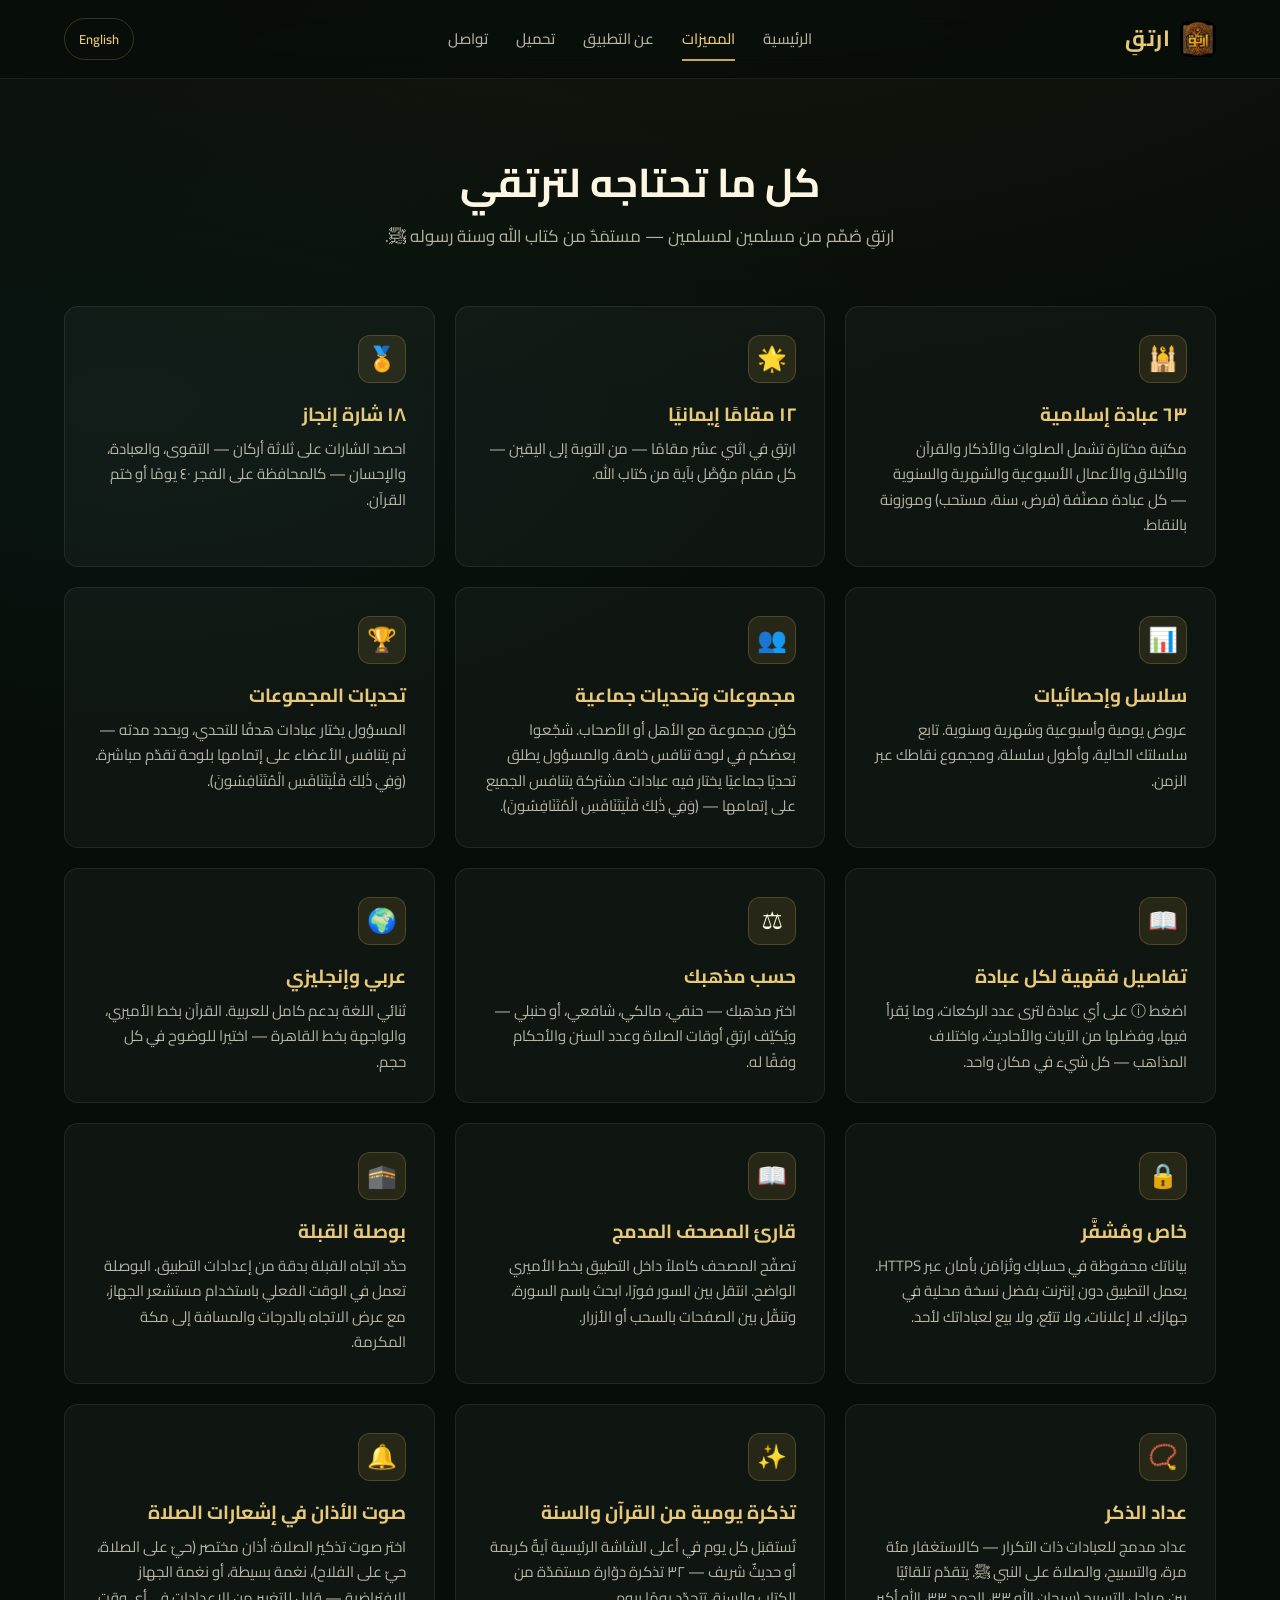
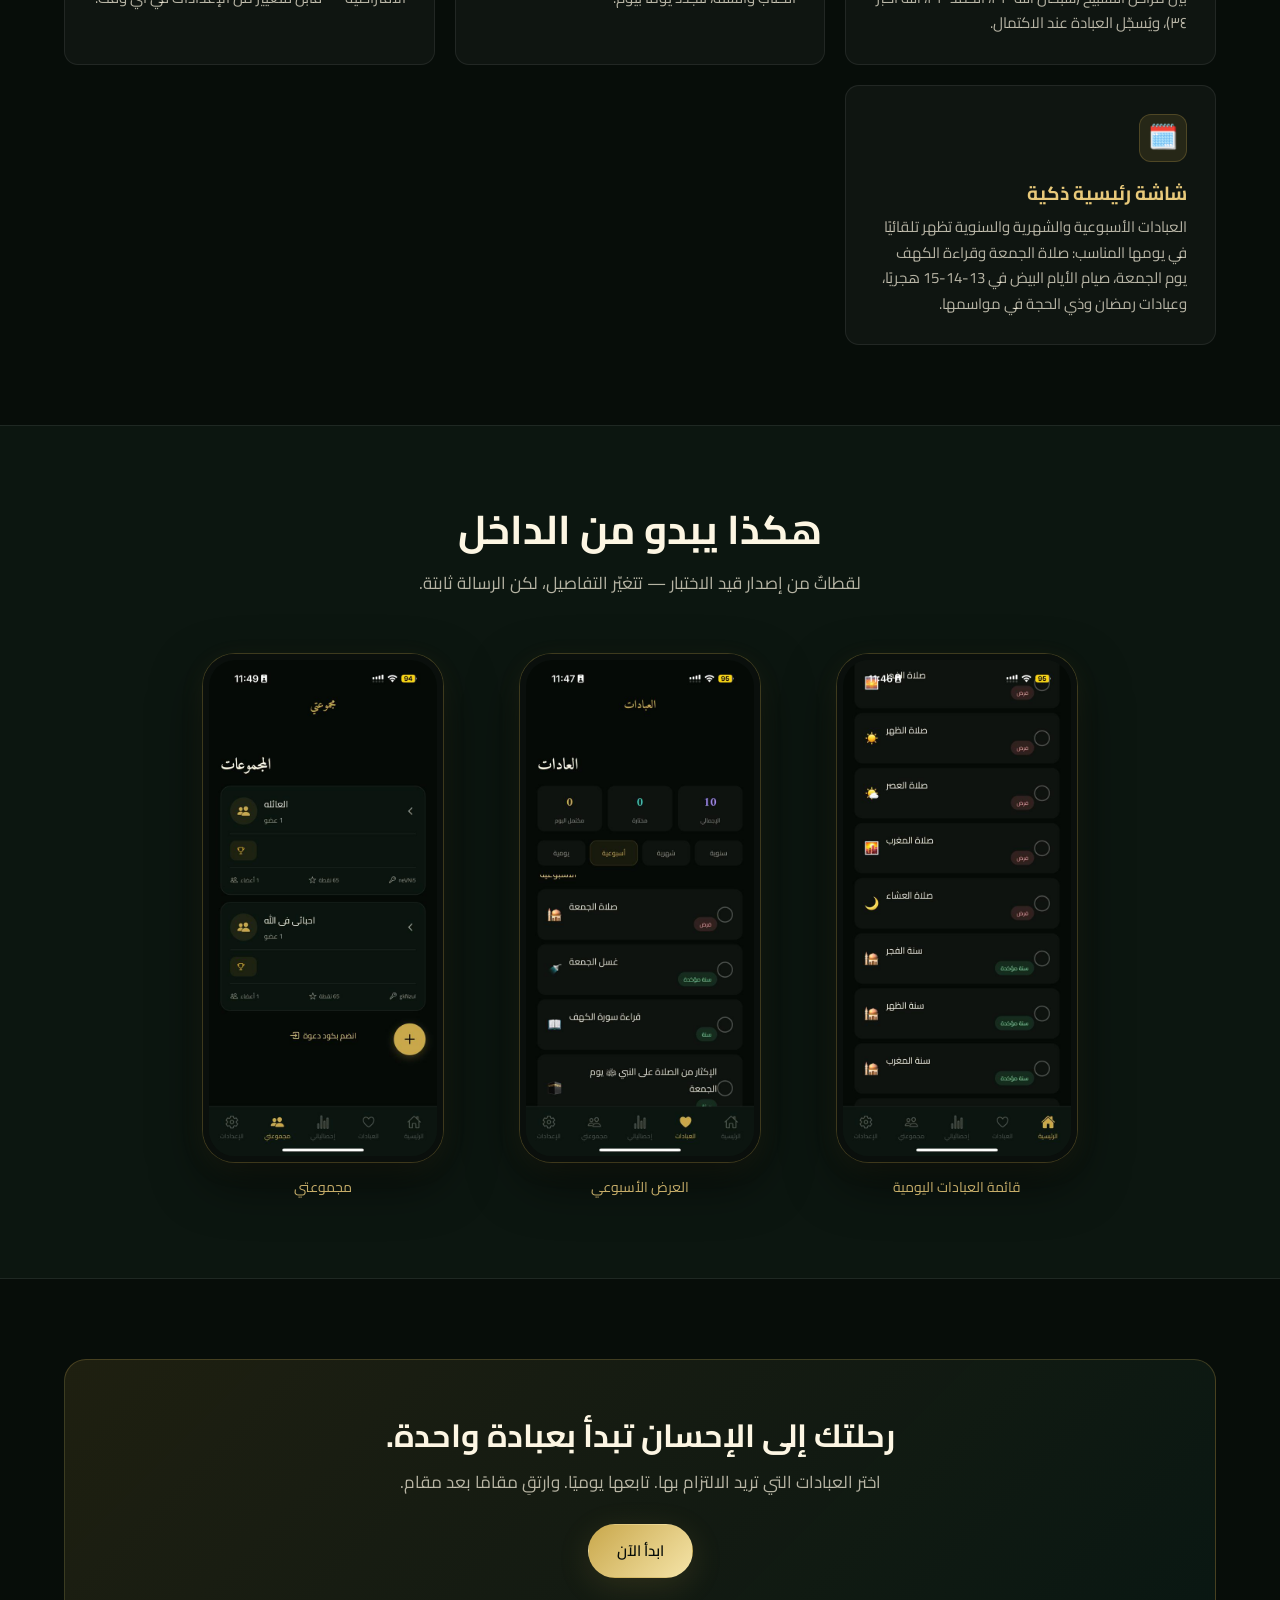
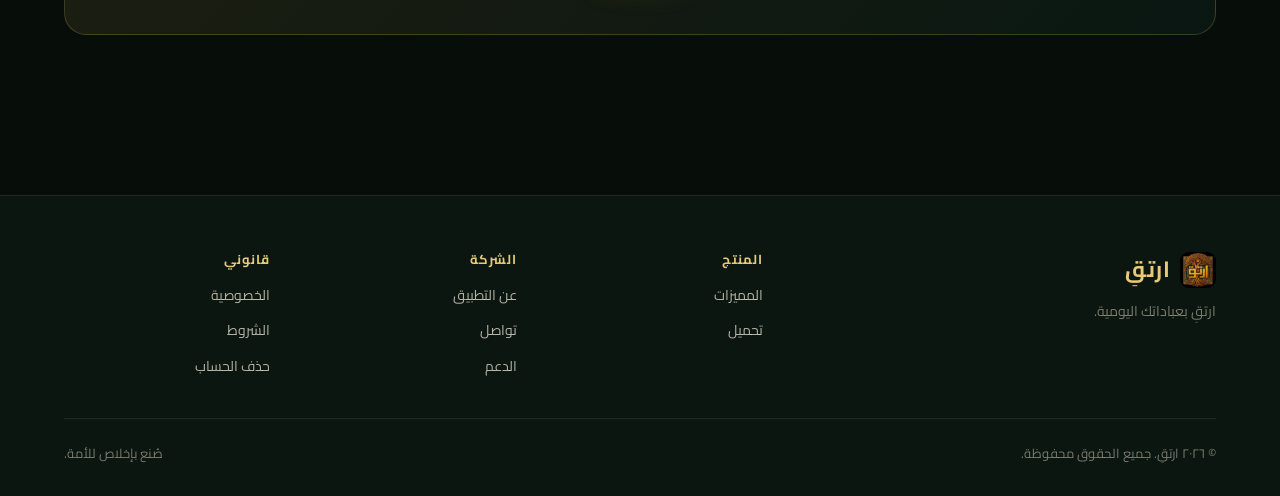
<file: features.html>
<!DOCTYPE html>
<html lang="ar" dir="rtl" data-i18n-title="meta.features">
  <head>
    <meta charset="UTF-8" />
    <meta name="viewport" content="width=device-width, initial-scale=1" />
    <title>Features — Irtaqi</title>
    <meta name="description" content="Features of Irtaqi — 63 Islamic habits, 12 spiritual levels, 18 badges, streaks, groups, and more." />
    <!-- Favicon -->
    <link rel="icon" type="image/png" sizes="48x48" href="assets/brand/favicon-48x48.png" />
    <link rel="icon" type="image/png" sizes="32x32" href="assets/brand/favicon-32x32.png" />
    <link rel="icon" type="image/png" sizes="16x16" href="assets/brand/favicon-16x16.png" />
    <link rel="shortcut icon" href="assets/brand/favicon.ico" />

    <!-- Apple Touch Icons -->
    <link rel="apple-touch-icon" sizes="180x180" href="assets/brand/apple-touch-icon-180x180.png" />
    <link rel="apple-touch-icon" sizes="152x152" href="assets/brand/apple-touch-icon-152x152.png" />
    <link rel="apple-touch-icon" sizes="144x144" href="assets/brand/apple-touch-icon-144x144.png" />
    <link rel="apple-touch-icon" sizes="120x120" href="assets/brand/apple-touch-icon-120x120.png" />

    <!-- PWA -->
    <link rel="manifest" href="site.webmanifest" />
    <meta name="theme-color" content="#050A07" />
    <meta name="msapplication-TileColor" content="#050A07" />
    <meta name="msapplication-TileImage" content="assets/brand/icon-144x144.png" />

    <!-- Open Graph -->
    <meta property="og:title" content="Features — Irtaqi" />
    <meta property="og:description" content="Everything in Irtaqi — habits, levels, badges, streaks, groups, madhab-aware." />
    <meta property="og:image" content="assets/brand/og-image.png" />
    <meta property="og:type" content="website" />
    <meta property="og:site_name" content="Irtaqi" />

    <!-- Twitter -->
    <meta name="twitter:card" content="summary_large_image" />
    <meta name="twitter:title" content="Features — Irtaqi" />
    <meta name="twitter:description" content="Everything in Irtaqi — habits, levels, badges, streaks, groups, madhab-aware." />
    <meta name="twitter:image" content="assets/brand/og-image.png" />
    <link rel="preconnect" href="https://fonts.googleapis.com" />
    <link rel="preconnect" href="https://fonts.gstatic.com" crossorigin />
    <link href="https://fonts.googleapis.com/css2?family=Amiri:ital,wght@0,400;0,700;1,400&family=Cairo:wght@400;500;600;700;800&family=Inter:wght@400;500;600;700;800&display=swap" rel="stylesheet" />
    <link rel="stylesheet" href="assets/css/styles.css" />
  </head>
  <body>
    <header class="site-header">
      <div class="container nav" role="navigation">
        <a class="brand" href="index.html" aria-label="Irtaqi home">
          <img class="brand-mark" src="assets/brand/icon-192x192.png" alt="" width="36" height="36" />
          <span data-i18n="meta.siteName">Irtaqi</span>
        </a>
        <ul class="nav-links" id="nav-links">
          <li><a href="index.html" data-i18n="nav.home">Home</a></li>
          <li><a href="features.html" data-i18n="nav.features">Features</a></li>
          <li><a href="about.html" data-i18n="nav.about">About</a></li>
          <li><a href="download.html" data-i18n="nav.download">Download</a></li>
          <li><a href="contact.html" data-i18n="nav.contact">Contact</a></li>
        </ul>
        <div class="nav-actions">
          <button type="button" class="lang-toggle" data-lang-toggle data-target-lang="en" data-i18n="nav.langToggle">English</button>
          <button type="button" class="menu-toggle" aria-label="Toggle menu" aria-expanded="false" aria-controls="nav-links"><span></span></button>
        </div>
      </div>
    </header>

    <main>
      <section class="section">
        <div class="container">
          <div class="section-header">
            <h1 class="section-title" data-i18n="features.title">Everything you need to grow</h1>
            <p class="section-subtitle" data-i18n="features.subtitle">
              Irtaqi is designed by Muslims, for Muslims — rooted in the Qur'an and the Sunnah.
            </p>
          </div>

          <div class="cards">
            <article class="card reveal">
              <div class="card-icon">🕌</div>
              <h3 class="card-title" data-i18n="features.items.habits.title">63 Islamic habits</h3>
              <p class="card-body" data-i18n="features.items.habits.body"></p>
            </article>
            <article class="card reveal">
              <div class="card-icon">🌟</div>
              <h3 class="card-title" data-i18n="features.items.levels.title">12 spiritual stations</h3>
              <p class="card-body" data-i18n="features.items.levels.body"></p>
            </article>
            <article class="card reveal">
              <div class="card-icon">🏅</div>
              <h3 class="card-title" data-i18n="features.items.badges.title">18 achievement badges</h3>
              <p class="card-body" data-i18n="features.items.badges.body"></p>
            </article>
            <article class="card reveal">
              <div class="card-icon">📊</div>
              <h3 class="card-title" data-i18n="features.items.streaks.title">Streaks and stats</h3>
              <p class="card-body" data-i18n="features.items.streaks.body"></p>
            </article>
            <article class="card reveal">
              <div class="card-icon">👥</div>
              <h3 class="card-title" data-i18n="features.items.groups.title">Groups and challenges</h3>
              <p class="card-body" data-i18n="features.items.groups.body"></p>
            </article>
            <article class="card reveal">
              <div class="card-icon">🏆</div>
              <h3 class="card-title" data-i18n="features.items.challengeFeature.title">Group challenges</h3>
              <p class="card-body" data-i18n="features.items.challengeFeature.body"></p>
            </article>
            <article class="card reveal">
              <div class="card-icon">📖</div>
              <h3 class="card-title" data-i18n="features.items.fiqhDetails.title">Fiqh detail on every habit</h3>
              <p class="card-body" data-i18n="features.items.fiqhDetails.body"></p>
            </article>
            <article class="card reveal">
              <div class="card-icon">⚖️</div>
              <h3 class="card-title" data-i18n="features.items.madhab.title">Madhab-aware</h3>
              <p class="card-body" data-i18n="features.items.madhab.body"></p>
            </article>
            <article class="card reveal">
              <div class="card-icon">🌍</div>
              <h3 class="card-title" data-i18n="features.items.bilingual.title">Arabic and English</h3>
              <p class="card-body" data-i18n="features.items.bilingual.body"></p>
            </article>
            <article class="card reveal">
              <div class="card-icon">🔒</div>
              <h3 class="card-title" data-i18n="features.items.offline.title">Private and offline-first</h3>
              <p class="card-body" data-i18n="features.items.offline.body"></p>
            </article>
            <article class="card reveal">
              <div class="card-icon">📖</div>
              <h3 class="card-title" data-i18n="features.items.quranReader.title">Built-in Quran reader</h3>
              <p class="card-body" data-i18n="features.items.quranReader.body"></p>
            </article>
            <article class="card reveal">
              <div class="card-icon">🕋</div>
              <h3 class="card-title" data-i18n="features.items.qibla.title">Qibla compass</h3>
              <p class="card-body" data-i18n="features.items.qibla.body"></p>
            </article>
            <article class="card reveal">
              <div class="card-icon">📿</div>
              <h3 class="card-title" data-i18n="features.items.dhikrCounter.title">Dhikr counter</h3>
              <p class="card-body" data-i18n="features.items.dhikrCounter.body"></p>
            </article>
            <article class="card reveal">
              <div class="card-icon">✨</div>
              <h3 class="card-title" data-i18n="features.items.dailyReminder.title">Daily Qur'anic reminder</h3>
              <p class="card-body" data-i18n="features.items.dailyReminder.body"></p>
            </article>
            <article class="card reveal">
              <div class="card-icon">🔔</div>
              <h3 class="card-title" data-i18n="features.items.adhanSound.title">Adhan notification sound</h3>
              <p class="card-body" data-i18n="features.items.adhanSound.body"></p>
            </article>
            <article class="card reveal">
              <div class="card-icon">🗓️</div>
              <h3 class="card-title" data-i18n="features.items.smartHome.title">Smart home screen</h3>
              <p class="card-body" data-i18n="features.items.smartHome.body"></p>
            </article>
          </div>
        </div>
      </section>

      <!-- Real-app gallery -->
      <section class="section section-alt">
        <div class="container">
          <div class="section-header reveal">
            <h2 class="section-title" data-i18n="featuresGallery.title">Here's what it looks like inside</h2>
            <p class="section-subtitle" data-i18n="featuresGallery.subtitle">Snapshots from a build in active testing — details shift, the message doesn't.</p>
          </div>
          <div class="app-gallery app-gallery--three reveal">
            <figure>
              <img
                src="assets/screenshots/habits-daily-prayers.jpg"
                data-i18n-attr="alt:featuresGallery.dailyAlt"
                alt="Irtaqi daily worship list"
                loading="lazy"
                width="240"
                height="520"
              />
              <figcaption data-i18n="featuresGallery.dailyCaption">The daily worship list</figcaption>
            </figure>
            <figure>
              <img
                src="assets/screenshots/habits-weekly.jpg"
                data-i18n-attr="alt:featuresGallery.weeklyAlt"
                alt="Irtaqi weekly worship view"
                loading="lazy"
                width="240"
                height="520"
              />
              <figcaption data-i18n="featuresGallery.weeklyCaption">The weekly view</figcaption>
            </figure>
            <figure>
              <img
                src="assets/screenshots/groups-list.jpg"
                data-i18n-attr="alt:featuresGallery.groupsAlt"
                alt="Irtaqi groups screen"
                loading="lazy"
                width="240"
                height="520"
              />
              <figcaption data-i18n="featuresGallery.groupsCaption">My groups</figcaption>
            </figure>
          </div>
        </div>
      </section>

      <section class="section">
        <div class="container">
          <div class="cta-band reveal">
            <h2 data-i18n="homeCta.title">Your journey to Ihsan starts with one habit.</h2>
            <p data-i18n="homeCta.body"></p>
            <a href="download.html" class="btn btn-primary" data-i18n="homeCta.button">Get started</a>
          </div>
        </div>
      </section>
    </main>

    <footer class="site-footer">
      <div class="container">
        <div class="footer-top">
          <div class="footer-brand">
            <div class="brand"><img class="brand-mark" src="assets/brand/icon-192x192.png" alt="" width="36" height="36" /><span data-i18n="meta.siteName">Irtaqi</span></div>
            <p data-i18n="footer.tagline">Rise through your daily worship.</p>
          </div>
          <div class="footer-col">
            <h4 data-i18n="footer.sections.product">Product</h4>
            <ul>
              <li><a href="features.html" data-i18n="footer.links.features">Features</a></li>
              <li><a href="download.html" data-i18n="footer.links.download">Download</a></li>
            </ul>
          </div>
          <div class="footer-col">
            <h4 data-i18n="footer.sections.company">Company</h4>
            <ul>
              <li><a href="about.html" data-i18n="footer.links.about">About</a></li>
              <li><a href="contact.html" data-i18n="footer.links.contact">Contact</a></li>
              <li><a href="support.html" data-i18n="footer.links.support">Support</a></li>
            </ul>
          </div>
          <div class="footer-col">
            <h4 data-i18n="footer.sections.legal">Legal</h4>
            <ul>
              <li><a href="privacy.html" data-i18n="footer.links.privacy">Privacy</a></li>
              <li><a href="terms.html" data-i18n="footer.links.terms">Terms</a></li>
              <li><a href="delete.html" data-i18n="footer.links.delete">Delete Account</a></li>
            </ul>
          </div>
        </div>
        <div class="footer-bottom">
          <span data-i18n="footer.rights">© 2026 Irtaqi. All rights reserved.</span>
          <span data-i18n="footer.made">Made with sincerity for the ummah.</span>
        </div>
      </div>
    </footer>

    <script type="module" src="assets/js/main.js"></script>
  </body>
</html>
</file>
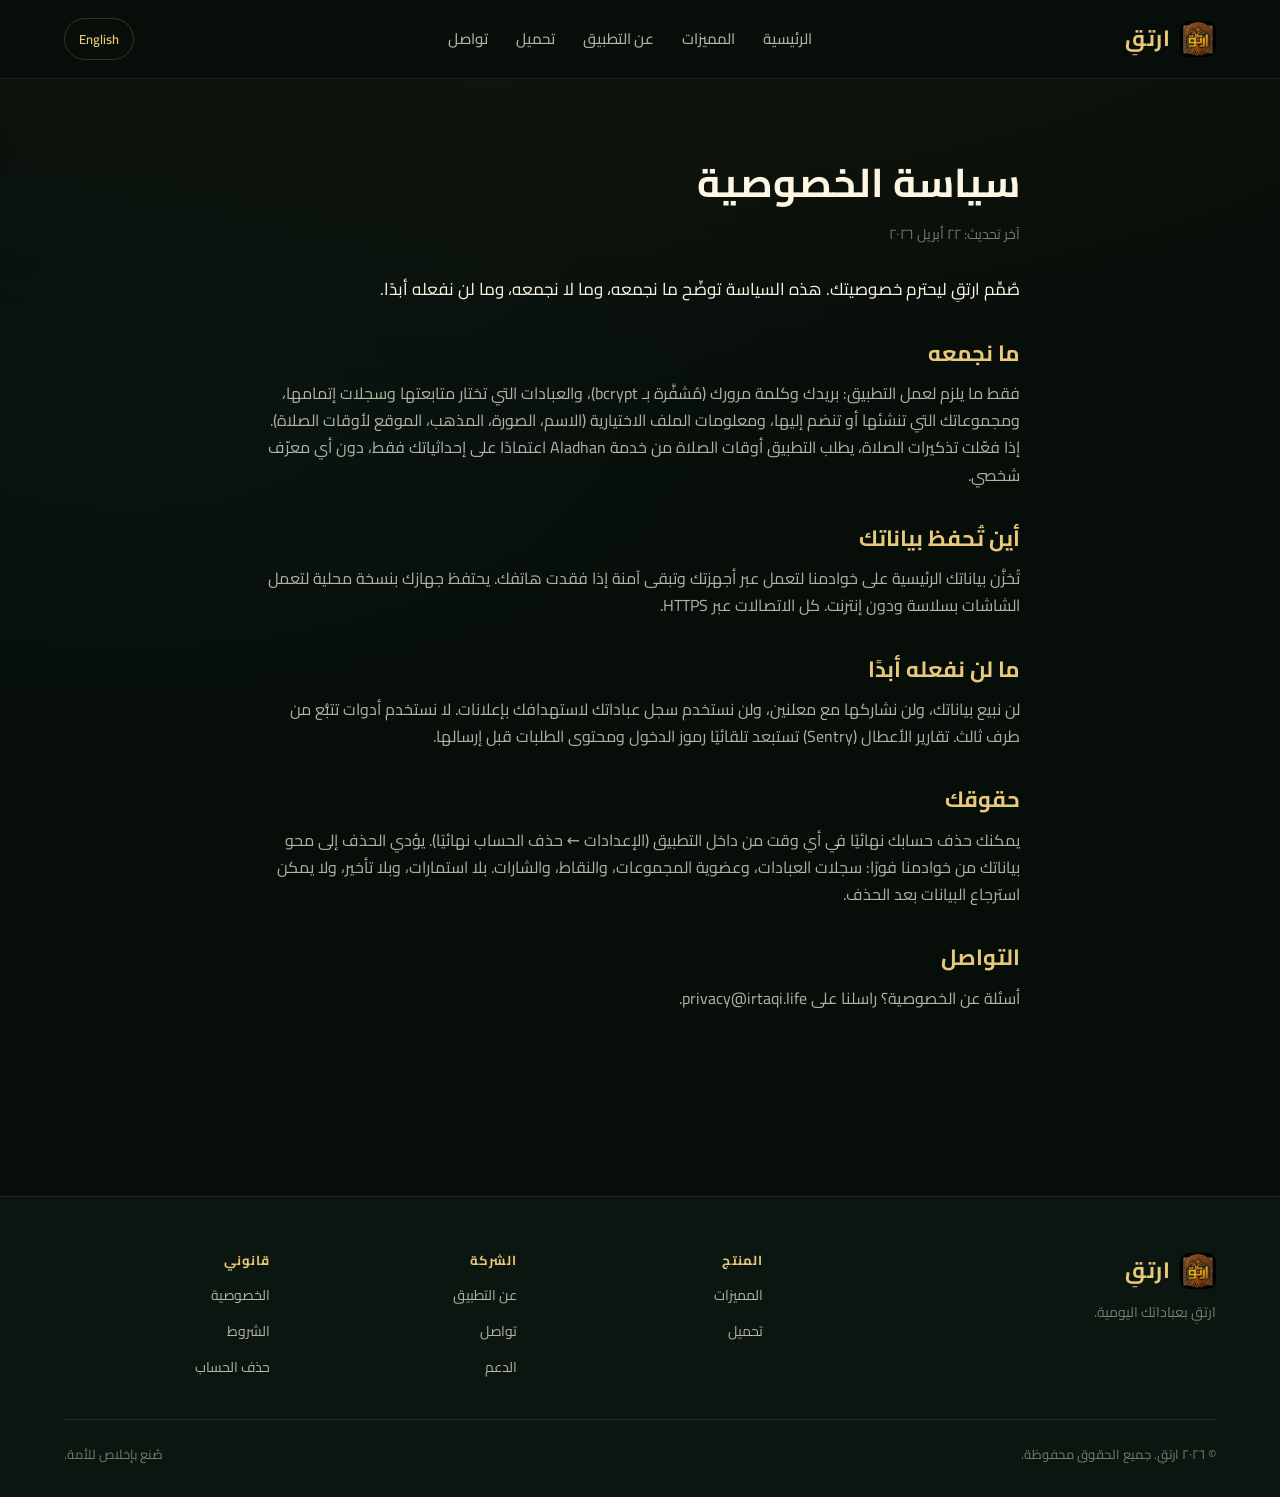
<file: privacy.html>
<!DOCTYPE html>
<html lang="ar" dir="rtl" data-i18n-title="meta.privacy">
  <head>
    <meta charset="UTF-8" />
    <meta name="viewport" content="width=device-width, initial-scale=1" />
    <title>Privacy — Irtaqi</title>
    <meta name="description" content="Irtaqi privacy policy." />
    <!-- Favicon -->
    <link rel="icon" type="image/png" sizes="48x48" href="assets/brand/favicon-48x48.png" />
    <link rel="icon" type="image/png" sizes="32x32" href="assets/brand/favicon-32x32.png" />
    <link rel="icon" type="image/png" sizes="16x16" href="assets/brand/favicon-16x16.png" />
    <link rel="shortcut icon" href="assets/brand/favicon.ico" />

    <!-- Apple Touch Icons -->
    <link rel="apple-touch-icon" sizes="180x180" href="assets/brand/apple-touch-icon-180x180.png" />
    <link rel="apple-touch-icon" sizes="152x152" href="assets/brand/apple-touch-icon-152x152.png" />
    <link rel="apple-touch-icon" sizes="144x144" href="assets/brand/apple-touch-icon-144x144.png" />
    <link rel="apple-touch-icon" sizes="120x120" href="assets/brand/apple-touch-icon-120x120.png" />

    <!-- PWA -->
    <link rel="manifest" href="site.webmanifest" />
    <meta name="theme-color" content="#050A07" />
    <meta name="msapplication-TileColor" content="#050A07" />
    <meta name="msapplication-TileImage" content="assets/brand/icon-144x144.png" />

    <!-- Open Graph -->
    <meta property="og:title" content="Privacy — Irtaqi" />
    <meta property="og:description" content="Irtaqi privacy policy — private by default, no tracking, no ads." />
    <meta property="og:image" content="assets/brand/og-image.png" />
    <meta property="og:type" content="website" />
    <meta property="og:site_name" content="Irtaqi" />

    <!-- Twitter -->
    <meta name="twitter:card" content="summary_large_image" />
    <meta name="twitter:title" content="Privacy — Irtaqi" />
    <meta name="twitter:description" content="Irtaqi privacy policy — private by default, no tracking, no ads." />
    <meta name="twitter:image" content="assets/brand/og-image.png" />
    <link rel="preconnect" href="https://fonts.googleapis.com" />
    <link rel="preconnect" href="https://fonts.gstatic.com" crossorigin />
    <link href="https://fonts.googleapis.com/css2?family=Amiri:ital,wght@0,400;0,700;1,400&family=Cairo:wght@400;500;600;700;800&family=Inter:wght@400;500;600;700;800&display=swap" rel="stylesheet" />
    <link rel="stylesheet" href="assets/css/styles.css" />
  </head>
  <body>
    <header class="site-header">
      <div class="container nav" role="navigation">
        <a class="brand" href="index.html" aria-label="Irtaqi home">
          <img class="brand-mark" src="assets/brand/icon-192x192.png" alt="" width="36" height="36" /><span data-i18n="meta.siteName">Irtaqi</span>
        </a>
        <ul class="nav-links" id="nav-links">
          <li><a href="index.html" data-i18n="nav.home">Home</a></li>
          <li><a href="features.html" data-i18n="nav.features">Features</a></li>
          <li><a href="about.html" data-i18n="nav.about">About</a></li>
          <li><a href="download.html" data-i18n="nav.download">Download</a></li>
          <li><a href="contact.html" data-i18n="nav.contact">Contact</a></li>
        </ul>
        <div class="nav-actions">
          <button type="button" class="lang-toggle" data-lang-toggle data-target-lang="en" data-i18n="nav.langToggle">English</button>
          <button type="button" class="menu-toggle" aria-label="Toggle menu" aria-expanded="false" aria-controls="nav-links"><span></span></button>
        </div>
      </div>
    </header>

    <main>
      <section class="section">
        <div class="container">
          <div class="prose">
            <h1 class="section-title" data-i18n="privacy.title">Privacy Policy</h1>
            <p class="updated" data-i18n="privacy.updated">Last updated: April 2026</p>

            <p data-i18n="privacy.intro">
              Irtaqi is designed to respect your privacy. This policy explains what we collect, what we don't, and what we'll never do.
            </p>

            <h2 data-i18n="privacy.sections.collect.title">What we collect</h2>
            <p data-i18n="privacy.sections.collect.body"></p>

            <h2 data-i18n="privacy.sections.local.title">Your data is yours</h2>
            <p data-i18n="privacy.sections.local.body"></p>

            <h2 data-i18n="privacy.sections.never.title">What we'll never do</h2>
            <p data-i18n="privacy.sections.never.body"></p>

            <h2 data-i18n="privacy.sections.rights.title">Your rights</h2>
            <p data-i18n="privacy.sections.rights.body"></p>

            <h2 data-i18n="privacy.sections.contact.title">Contact</h2>
            <p data-i18n="privacy.sections.contact.body"></p>
          </div>
        </div>
      </section>
    </main>

    <footer class="site-footer">
      <div class="container">
        <div class="footer-top">
          <div class="footer-brand">
            <div class="brand"><img class="brand-mark" src="assets/brand/icon-192x192.png" alt="" width="36" height="36" /><span data-i18n="meta.siteName">Irtaqi</span></div>
            <p data-i18n="footer.tagline">Rise through your daily worship.</p>
          </div>
          <div class="footer-col">
            <h4 data-i18n="footer.sections.product">Product</h4>
            <ul>
              <li><a href="features.html" data-i18n="footer.links.features">Features</a></li>
              <li><a href="download.html" data-i18n="footer.links.download">Download</a></li>
            </ul>
          </div>
          <div class="footer-col">
            <h4 data-i18n="footer.sections.company">Company</h4>
            <ul>
              <li><a href="about.html" data-i18n="footer.links.about">About</a></li>
              <li><a href="contact.html" data-i18n="footer.links.contact">Contact</a></li>
              <li><a href="support.html" data-i18n="footer.links.support">Support</a></li>
            </ul>
          </div>
          <div class="footer-col">
            <h4 data-i18n="footer.sections.legal">Legal</h4>
            <ul>
              <li><a href="privacy.html" data-i18n="footer.links.privacy">Privacy</a></li>
              <li><a href="terms.html" data-i18n="footer.links.terms">Terms</a></li>
              <li><a href="delete.html" data-i18n="footer.links.delete">Delete Account</a></li>
            </ul>
          </div>
        </div>
        <div class="footer-bottom">
          <span data-i18n="footer.rights">© 2026 Irtaqi. All rights reserved.</span>
          <span data-i18n="footer.made">Made with sincerity for the ummah.</span>
        </div>
      </div>
    </footer>

    <script type="module" src="assets/js/main.js"></script>
  </body>
</html>
</file>
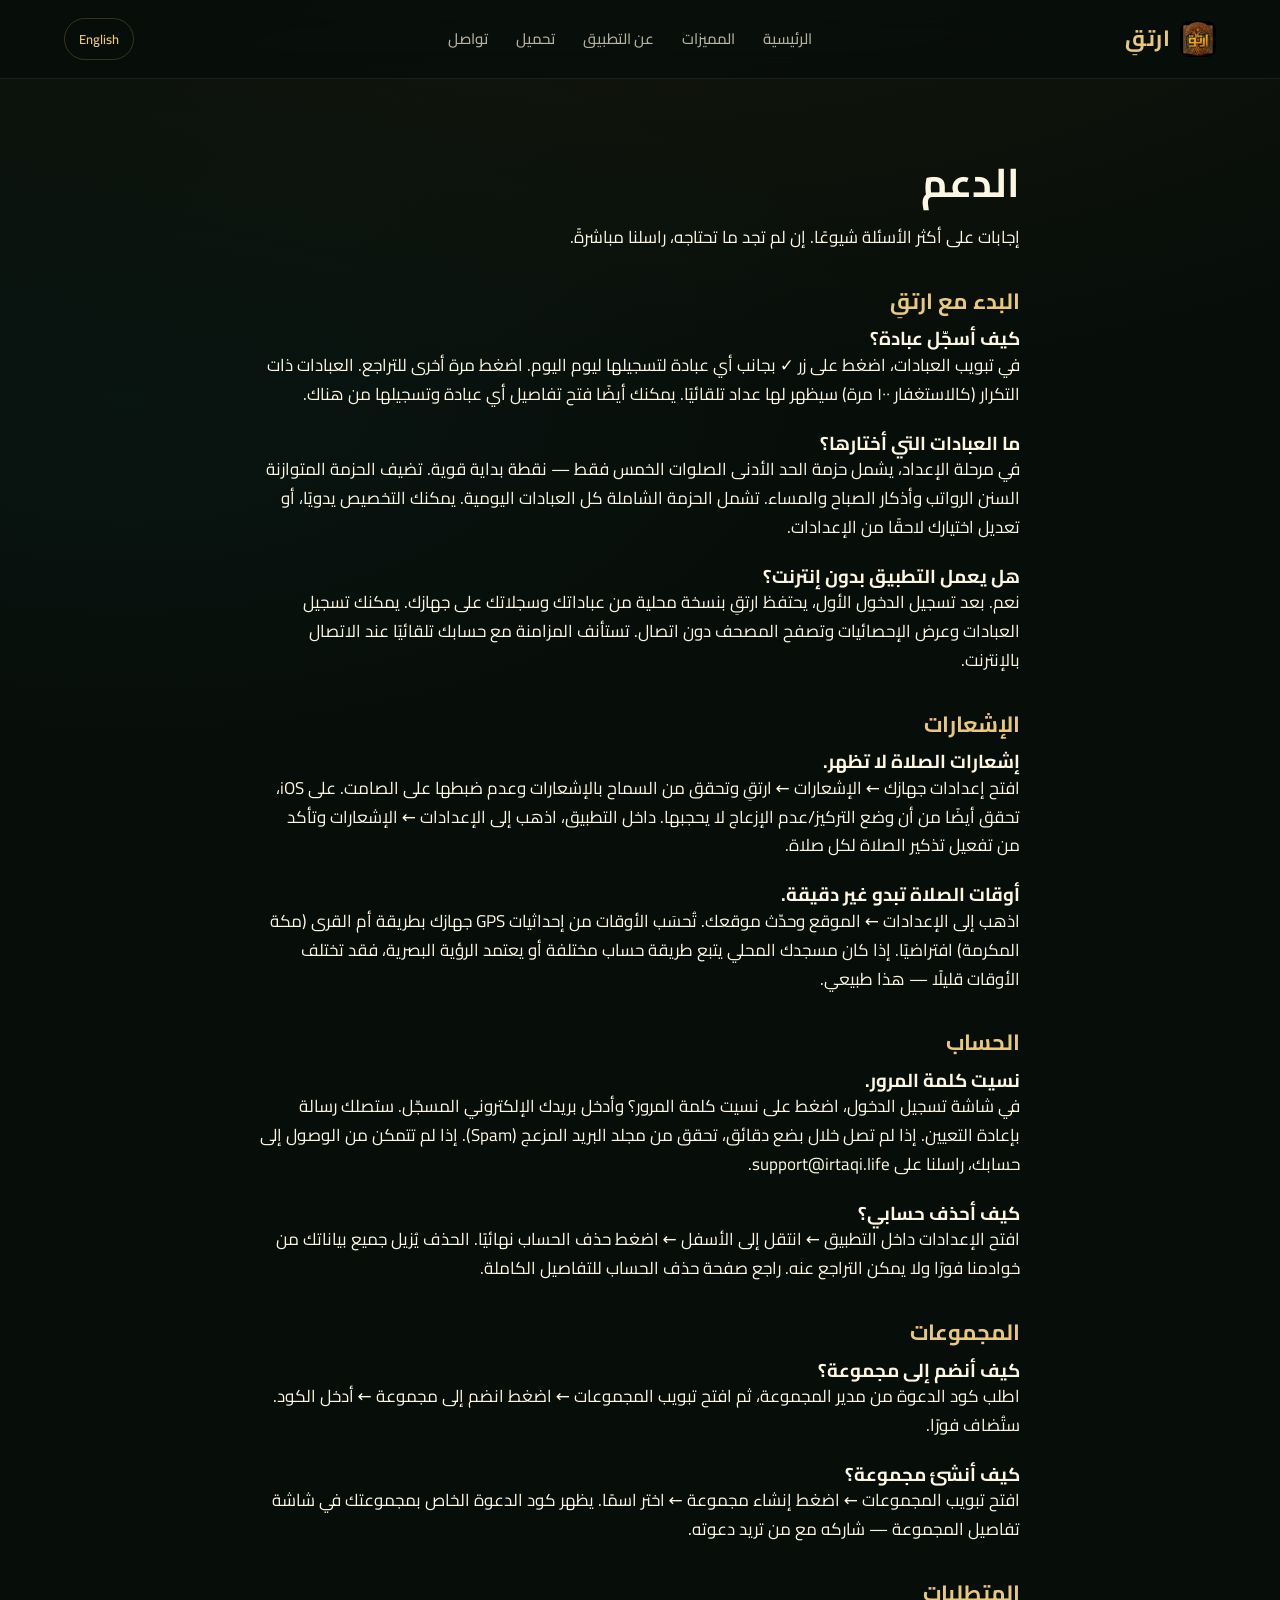
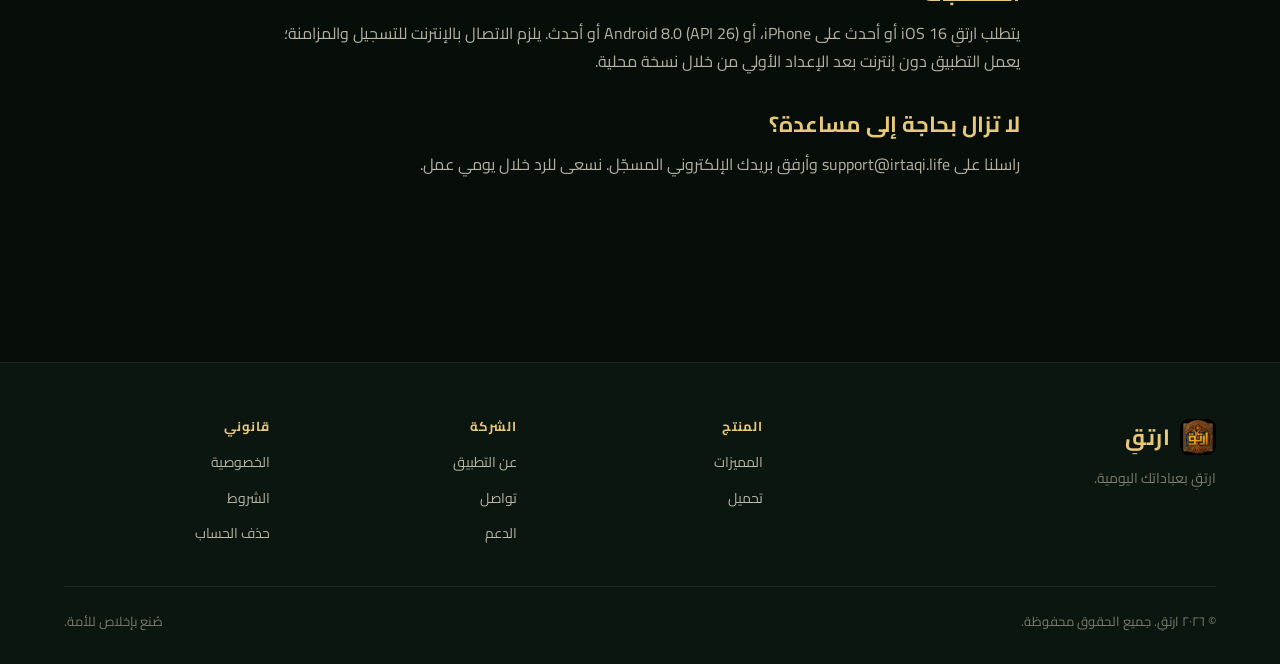
<file: support.html>
<!DOCTYPE html>
<html lang="ar" dir="rtl" data-i18n-title="meta.support">
  <head>
    <meta charset="UTF-8" />
    <meta name="viewport" content="width=device-width, initial-scale=1" />
    <title>Support — Irtaqi</title>
    <meta name="description" content="Irtaqi app support — frequently asked questions and how to get help." />
    <!-- Favicon -->
    <link rel="icon" type="image/png" sizes="48x48" href="assets/brand/favicon-48x48.png" />
    <link rel="icon" type="image/png" sizes="32x32" href="assets/brand/favicon-32x32.png" />
    <link rel="icon" type="image/png" sizes="16x16" href="assets/brand/favicon-16x16.png" />
    <link rel="shortcut icon" href="assets/brand/favicon.ico" />
    <!-- Apple Touch Icons -->
    <link rel="apple-touch-icon" sizes="180x180" href="assets/brand/apple-touch-icon-180x180.png" />
    <link rel="apple-touch-icon" sizes="152x152" href="assets/brand/apple-touch-icon-152x152.png" />
    <link rel="apple-touch-icon" sizes="144x144" href="assets/brand/apple-touch-icon-144x144.png" />
    <link rel="apple-touch-icon" sizes="120x120" href="assets/brand/apple-touch-icon-120x120.png" />
    <!-- PWA -->
    <link rel="manifest" href="site.webmanifest" />
    <meta name="theme-color" content="#050A07" />
    <meta name="msapplication-TileColor" content="#050A07" />
    <meta name="msapplication-TileImage" content="assets/brand/icon-144x144.png" />
    <!-- Open Graph -->
    <meta property="og:title" content="Support — Irtaqi" />
    <meta property="og:description" content="Get help with Irtaqi — answers to common questions and direct support." />
    <meta property="og:image" content="assets/brand/og-image.png" />
    <meta property="og:type" content="website" />
    <meta property="og:site_name" content="Irtaqi" />
    <!-- Twitter -->
    <meta name="twitter:card" content="summary_large_image" />
    <meta name="twitter:title" content="Support — Irtaqi" />
    <meta name="twitter:description" content="Get help with Irtaqi — answers to common questions and direct support." />
    <meta name="twitter:image" content="assets/brand/og-image.png" />
    <link rel="preconnect" href="https://fonts.googleapis.com" />
    <link rel="preconnect" href="https://fonts.gstatic.com" crossorigin />
    <link href="https://fonts.googleapis.com/css2?family=Amiri:ital,wght@0,400;0,700;1,400&family=Cairo:wght@400;500;600;700;800&family=Inter:wght@400;500;600;700;800&display=swap" rel="stylesheet" />
    <link rel="stylesheet" href="assets/css/styles.css" />
  </head>
  <body>
    <header class="site-header">
      <div class="container nav" role="navigation">
        <a class="brand" href="index.html" aria-label="Irtaqi home">
          <img class="brand-mark" src="assets/brand/icon-192x192.png" alt="" width="36" height="36" /><span data-i18n="meta.siteName">Irtaqi</span>
        </a>
        <ul class="nav-links" id="nav-links">
          <li><a href="index.html" data-i18n="nav.home">Home</a></li>
          <li><a href="features.html" data-i18n="nav.features">Features</a></li>
          <li><a href="about.html" data-i18n="nav.about">About</a></li>
          <li><a href="download.html" data-i18n="nav.download">Download</a></li>
          <li><a href="contact.html" data-i18n="nav.contact">Contact</a></li>
        </ul>
        <div class="nav-actions">
          <button type="button" class="lang-toggle" data-lang-toggle data-target-lang="en" data-i18n="nav.langToggle">English</button>
          <button type="button" class="menu-toggle" aria-label="Toggle menu" aria-expanded="false" aria-controls="nav-links"><span></span></button>
        </div>
      </div>
    </header>

    <main>
      <section class="section">
        <div class="container">
          <div class="prose">

            <h1 class="section-title" data-i18n="support.title">Support</h1>
            <p data-i18n="support.intro"></p>

            <!-- Getting started -->
            <h2 data-i18n="support.sections.start.title">Getting started</h2>

            <h3 data-i18n="support.faq.log.q">How do I log a habit?</h3>
            <p data-i18n="support.faq.log.a"></p>

            <h3 data-i18n="support.faq.bundle.q">Which habits should I choose?</h3>
            <p data-i18n="support.faq.bundle.a"></p>

            <h3 data-i18n="support.faq.offline.q">Does the app work without internet?</h3>
            <p data-i18n="support.faq.offline.a"></p>

            <!-- Notifications -->
            <h2 data-i18n="support.sections.notif.title">Notifications</h2>

            <h3 data-i18n="support.faq.notifMissing.q">My prayer notifications are not showing.</h3>
            <p data-i18n="support.faq.notifMissing.a"></p>

            <h3 data-i18n="support.faq.notifTime.q">The prayer times seem wrong.</h3>
            <p data-i18n="support.faq.notifTime.a"></p>

            <!-- Account -->
            <h2 data-i18n="support.sections.account.title">Account</h2>

            <h3 data-i18n="support.faq.password.q">I forgot my password.</h3>
            <p data-i18n="support.faq.password.a"></p>

            <h3 data-i18n="support.faq.deleteAccount.q">How do I delete my account?</h3>
            <p data-i18n="support.faq.deleteAccount.a"></p>

            <!-- Groups -->
            <h2 data-i18n="support.sections.groups.title">Groups</h2>

            <h3 data-i18n="support.faq.joinGroup.q">How do I join a group?</h3>
            <p data-i18n="support.faq.joinGroup.a"></p>

            <h3 data-i18n="support.faq.createGroup.q">How do I create a group?</h3>
            <p data-i18n="support.faq.createGroup.a"></p>

            <!-- Requirements -->
            <h2 data-i18n="support.sections.requirements.title">Requirements</h2>
            <p data-i18n="support.sections.requirements.body"></p>

            <!-- Contact -->
            <h2 data-i18n="support.sections.contact.title">Still need help?</h2>
            <p data-i18n="support.sections.contact.body"></p>

          </div>
        </div>
      </section>
    </main>

    <footer class="site-footer">
      <div class="container">
        <div class="footer-top">
          <div class="footer-brand">
            <div class="brand"><img class="brand-mark" src="assets/brand/icon-192x192.png" alt="" width="36" height="36" /><span data-i18n="meta.siteName">Irtaqi</span></div>
            <p data-i18n="footer.tagline">Rise through your daily worship.</p>
          </div>
          <div class="footer-col">
            <h4 data-i18n="footer.sections.product">Product</h4>
            <ul>
              <li><a href="features.html" data-i18n="footer.links.features">Features</a></li>
              <li><a href="download.html" data-i18n="footer.links.download">Download</a></li>
            </ul>
          </div>
          <div class="footer-col">
            <h4 data-i18n="footer.sections.company">Company</h4>
            <ul>
              <li><a href="about.html" data-i18n="footer.links.about">About</a></li>
              <li><a href="contact.html" data-i18n="footer.links.contact">Contact</a></li>
              <li><a href="support.html" data-i18n="footer.links.support">Support</a></li>
            </ul>
          </div>
          <div class="footer-col">
            <h4 data-i18n="footer.sections.legal">Legal</h4>
            <ul>
              <li><a href="privacy.html" data-i18n="footer.links.privacy">Privacy</a></li>
              <li><a href="terms.html" data-i18n="footer.links.terms">Terms</a></li>
              <li><a href="delete.html" data-i18n="footer.links.delete">Delete Account</a></li>
            </ul>
          </div>
        </div>
        <div class="footer-bottom">
          <span data-i18n="footer.rights">© 2026 Irtaqi. All rights reserved.</span>
          <span data-i18n="footer.made">Made with sincerity for the ummah.</span>
        </div>
      </div>
    </footer>

    <script type="module" src="assets/js/main.js"></script>
  </body>
</html>
</file>
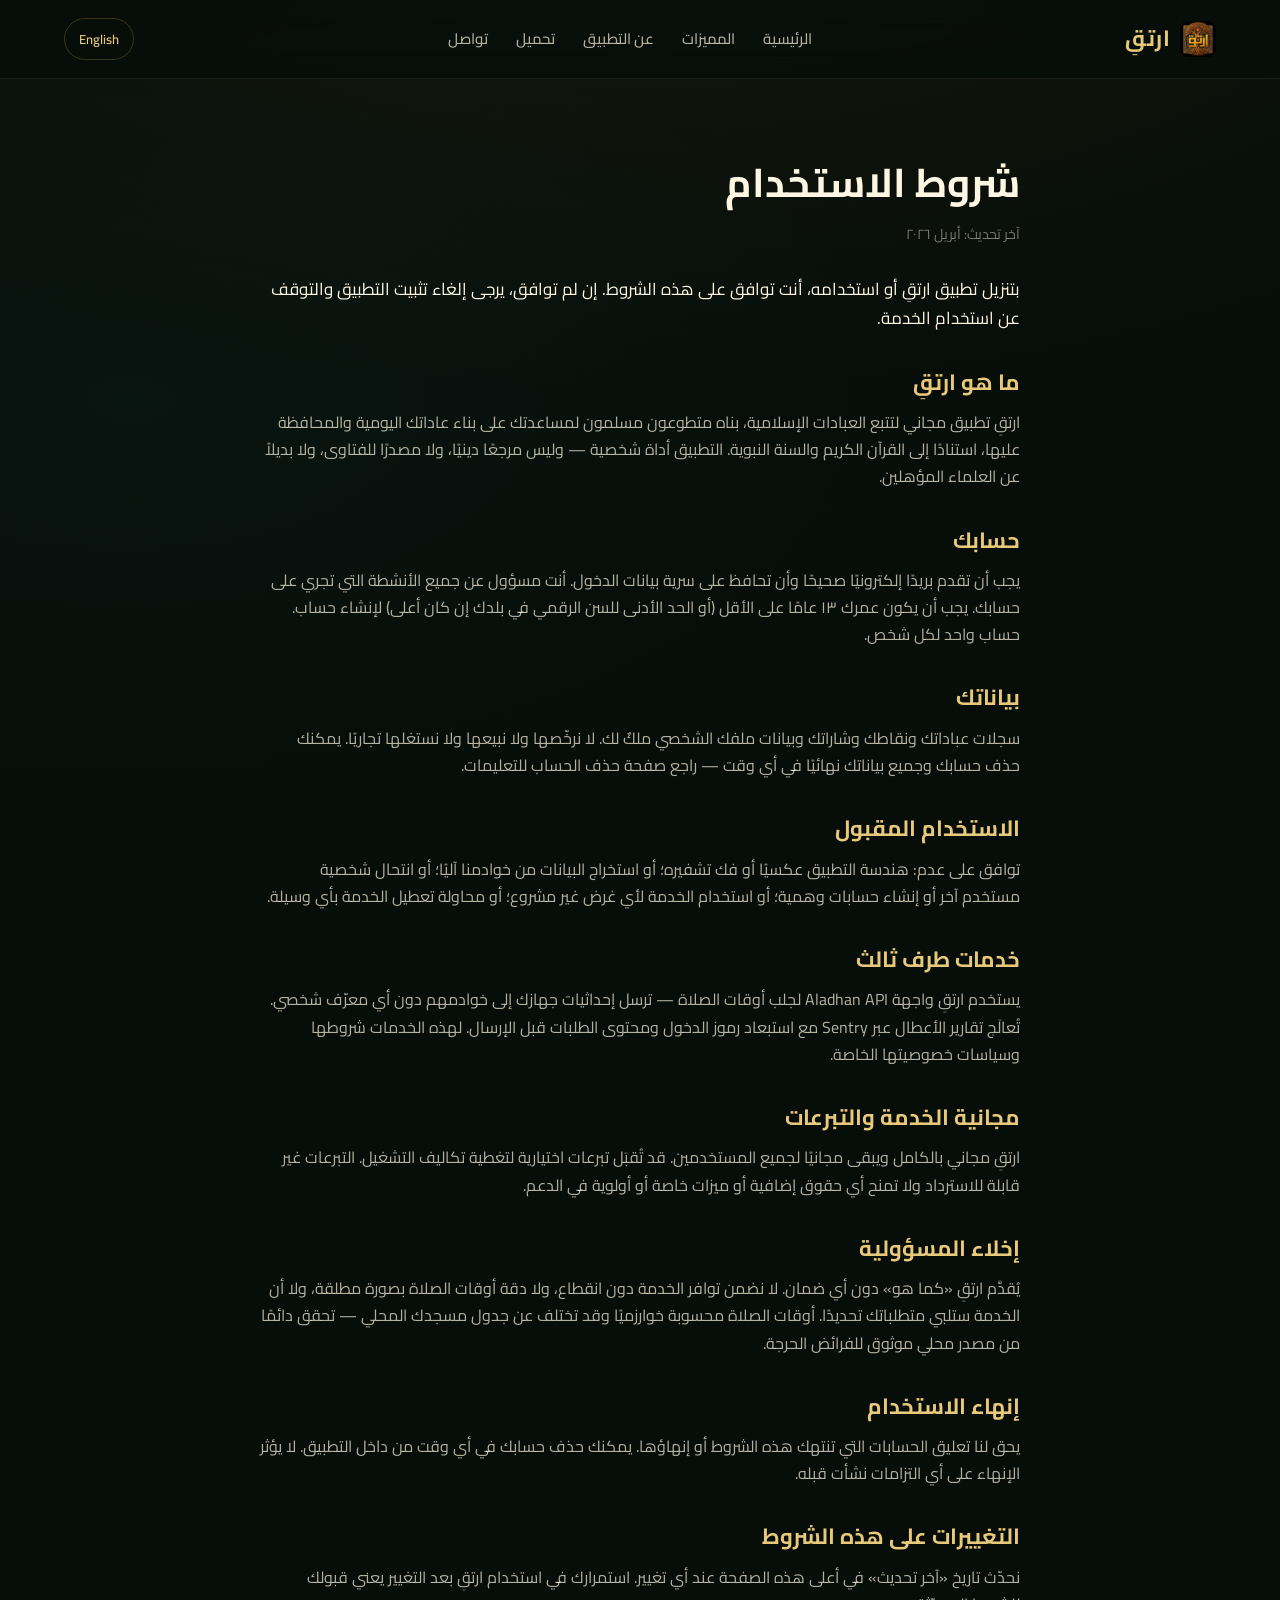
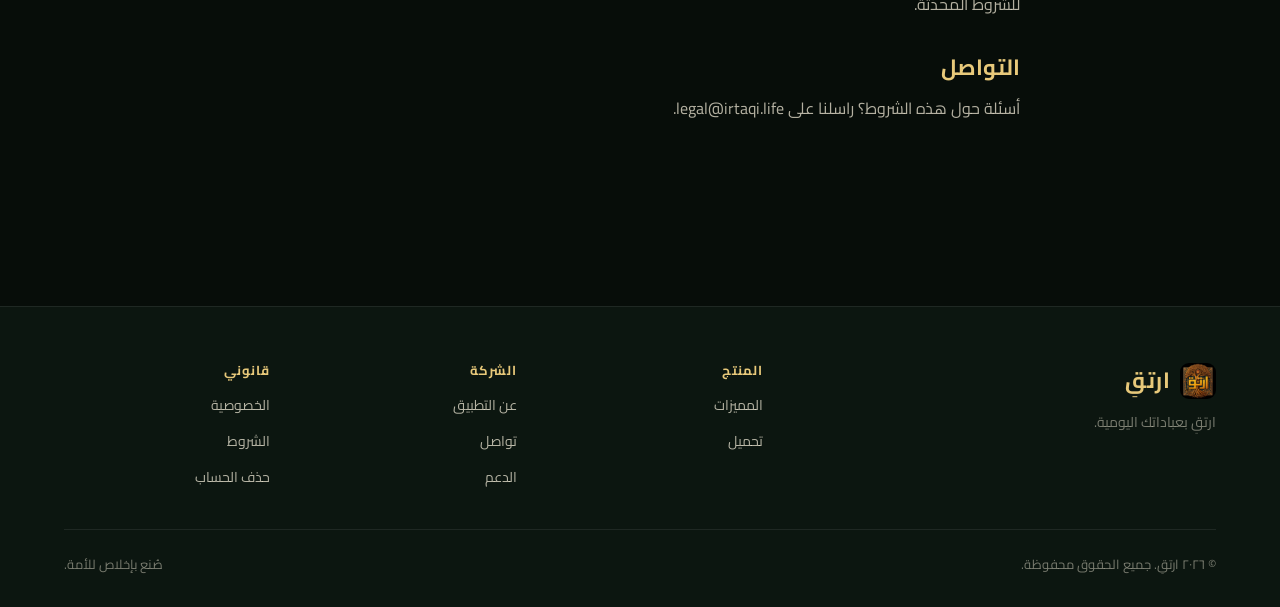
<file: terms.html>
<!DOCTYPE html>
<html lang="ar" dir="rtl" data-i18n-title="meta.terms">
  <head>
    <meta charset="UTF-8" />
    <meta name="viewport" content="width=device-width, initial-scale=1" />
    <title>Terms of Use — Irtaqi</title>
    <meta name="description" content="Irtaqi terms of use." />
    <!-- Favicon -->
    <link rel="icon" type="image/png" sizes="48x48" href="assets/brand/favicon-48x48.png" />
    <link rel="icon" type="image/png" sizes="32x32" href="assets/brand/favicon-32x32.png" />
    <link rel="icon" type="image/png" sizes="16x16" href="assets/brand/favicon-16x16.png" />
    <link rel="shortcut icon" href="assets/brand/favicon.ico" />
    <!-- Apple Touch Icons -->
    <link rel="apple-touch-icon" sizes="180x180" href="assets/brand/apple-touch-icon-180x180.png" />
    <link rel="apple-touch-icon" sizes="152x152" href="assets/brand/apple-touch-icon-152x152.png" />
    <link rel="apple-touch-icon" sizes="144x144" href="assets/brand/apple-touch-icon-144x144.png" />
    <link rel="apple-touch-icon" sizes="120x120" href="assets/brand/apple-touch-icon-120x120.png" />
    <!-- PWA -->
    <link rel="manifest" href="site.webmanifest" />
    <meta name="theme-color" content="#050A07" />
    <meta name="msapplication-TileColor" content="#050A07" />
    <meta name="msapplication-TileImage" content="assets/brand/icon-144x144.png" />
    <!-- Open Graph -->
    <meta property="og:title" content="Terms of Use — Irtaqi" />
    <meta property="og:description" content="Irtaqi terms of use — free forever, no ads, volunteer project." />
    <meta property="og:image" content="assets/brand/og-image.png" />
    <meta property="og:type" content="website" />
    <meta property="og:site_name" content="Irtaqi" />
    <!-- Twitter -->
    <meta name="twitter:card" content="summary_large_image" />
    <meta name="twitter:title" content="Terms of Use — Irtaqi" />
    <meta name="twitter:description" content="Irtaqi terms of use — free forever, no ads, volunteer project." />
    <meta name="twitter:image" content="assets/brand/og-image.png" />
    <link rel="preconnect" href="https://fonts.googleapis.com" />
    <link rel="preconnect" href="https://fonts.gstatic.com" crossorigin />
    <link href="https://fonts.googleapis.com/css2?family=Amiri:ital,wght@0,400;0,700;1,400&family=Cairo:wght@400;500;600;700;800&family=Inter:wght@400;500;600;700;800&display=swap" rel="stylesheet" />
    <link rel="stylesheet" href="assets/css/styles.css" />
  </head>
  <body>
    <header class="site-header">
      <div class="container nav" role="navigation">
        <a class="brand" href="index.html" aria-label="Irtaqi home">
          <img class="brand-mark" src="assets/brand/icon-192x192.png" alt="" width="36" height="36" /><span data-i18n="meta.siteName">Irtaqi</span>
        </a>
        <ul class="nav-links" id="nav-links">
          <li><a href="index.html" data-i18n="nav.home">Home</a></li>
          <li><a href="features.html" data-i18n="nav.features">Features</a></li>
          <li><a href="about.html" data-i18n="nav.about">About</a></li>
          <li><a href="download.html" data-i18n="nav.download">Download</a></li>
          <li><a href="contact.html" data-i18n="nav.contact">Contact</a></li>
        </ul>
        <div class="nav-actions">
          <button type="button" class="lang-toggle" data-lang-toggle data-target-lang="en" data-i18n="nav.langToggle">English</button>
          <button type="button" class="menu-toggle" aria-label="Toggle menu" aria-expanded="false" aria-controls="nav-links"><span></span></button>
        </div>
      </div>
    </header>

    <main>
      <section class="section">
        <div class="container">
          <div class="prose">

            <h1 class="section-title" data-i18n="terms.title">Terms of Use</h1>
            <p class="updated" data-i18n="terms.updated">Last updated: April 2026</p>

            <p data-i18n="terms.intro">
              By downloading or using Irtaqi you agree to these terms. If you do not agree, please uninstall the app and stop using the service.
            </p>

            <h2 data-i18n="terms.sections.service.title">What Irtaqi is</h2>
            <p data-i18n="terms.sections.service.body"></p>

            <h2 data-i18n="terms.sections.account.title">Your account</h2>
            <p data-i18n="terms.sections.account.body"></p>

            <h2 data-i18n="terms.sections.content.title">Your data</h2>
            <p data-i18n="terms.sections.content.body"></p>

            <h2 data-i18n="terms.sections.use.title">Acceptable use</h2>
            <p data-i18n="terms.sections.use.body"></p>

            <h2 data-i18n="terms.sections.thirdparty.title">Third-party services</h2>
            <p data-i18n="terms.sections.thirdparty.body"></p>

            <h2 data-i18n="terms.sections.free.title">Free service &amp; donations</h2>
            <p data-i18n="terms.sections.free.body"></p>

            <h2 data-i18n="terms.sections.disclaimer.title">Disclaimer</h2>
            <p data-i18n="terms.sections.disclaimer.body"></p>

            <h2 data-i18n="terms.sections.termination.title">Termination</h2>
            <p data-i18n="terms.sections.termination.body"></p>

            <h2 data-i18n="terms.sections.changes.title">Changes to these terms</h2>
            <p data-i18n="terms.sections.changes.body"></p>

            <h2 data-i18n="terms.sections.contact.title">Contact</h2>
            <p data-i18n="terms.sections.contact.body"></p>

          </div>
        </div>
      </section>
    </main>

    <footer class="site-footer">
      <div class="container">
        <div class="footer-top">
          <div class="footer-brand">
            <div class="brand"><img class="brand-mark" src="assets/brand/icon-192x192.png" alt="" width="36" height="36" /><span data-i18n="meta.siteName">Irtaqi</span></div>
            <p data-i18n="footer.tagline">Rise through your daily worship.</p>
          </div>
          <div class="footer-col">
            <h4 data-i18n="footer.sections.product">Product</h4>
            <ul>
              <li><a href="features.html" data-i18n="footer.links.features">Features</a></li>
              <li><a href="download.html" data-i18n="footer.links.download">Download</a></li>
            </ul>
          </div>
          <div class="footer-col">
            <h4 data-i18n="footer.sections.company">Company</h4>
            <ul>
              <li><a href="about.html" data-i18n="footer.links.about">About</a></li>
              <li><a href="contact.html" data-i18n="footer.links.contact">Contact</a></li>
              <li><a href="support.html" data-i18n="footer.links.support">Support</a></li>
            </ul>
          </div>
          <div class="footer-col">
            <h4 data-i18n="footer.sections.legal">Legal</h4>
            <ul>
              <li><a href="privacy.html" data-i18n="footer.links.privacy">Privacy</a></li>
              <li><a href="terms.html" data-i18n="footer.links.terms">Terms</a></li>
              <li><a href="delete.html" data-i18n="footer.links.delete">Delete Account</a></li>
            </ul>
          </div>
        </div>
        <div class="footer-bottom">
          <span data-i18n="footer.rights">© 2026 Irtaqi. All rights reserved.</span>
          <span data-i18n="footer.made">Made with sincerity for the ummah.</span>
        </div>
      </div>
    </footer>

    <script type="module" src="assets/js/main.js"></script>
  </body>
</html>
</file>
<file: assets/css/styles.css>
/* =============================================================================
   Irtaqi marketing site — shared styles
   Dark / gold palette mirroring the mobile app theme.
   ============================================================================= */

/* Hide body until i18n translations are applied — prevents flash of English fallback text */
body { visibility: hidden; }
body.i18n-ready { visibility: visible; }

:root {
  --bg: #070d09;
  --bg-2: #0c1610;
  --bg-3: #111e14;
  --bg-4: #162219;

  --gold: #c9a84c;
  --gold-2: #e8c97a;
  --gold-3: #f5e4a8;

  --teal: #3dd6c8;
  --green: #4ade80;
  --violet: #a78bfa;
  --amber: #fbbf24;

  --cream: #fdf6e3;
  --cream-dim: rgba(253, 246, 227, 0.7);
  --cream-dim-2: rgba(253, 246, 227, 0.45);

  --border: rgba(255, 255, 255, 0.08);
  --border-gold: rgba(201, 168, 76, 0.25);

  --card: rgba(255, 255, 255, 0.035);
  --card-hover: rgba(255, 255, 255, 0.06);

  --font-en: "Inter", -apple-system, BlinkMacSystemFont, "Segoe UI", Roboto, sans-serif;
  --font-ar: "Cairo", system-ui, sans-serif;
  --font-serif: "Amiri", "Noto Naskh Arabic", serif;

  --radius-sm: 8px;
  --radius: 14px;
  --radius-lg: 22px;

  --max-width: 1200px;
  --content-width: 920px;

  --shadow-sm: 0 2px 8px rgba(0, 0, 0, 0.2);
  --shadow: 0 8px 32px rgba(0, 0, 0, 0.4);
  --shadow-gold: 0 8px 32px rgba(201, 168, 76, 0.15);
}

* {
  box-sizing: border-box;
  margin: 0;
  padding: 0;
}

html {
  scroll-behavior: smooth;
  -webkit-text-size-adjust: 100%;
}

html[lang="ar"] body {
  font-family: var(--font-ar);
}

html[lang="en"] body {
  font-family: var(--font-en);
}

body {
  background: var(--bg);
  color: var(--cream);
  line-height: 1.6;
  min-height: 100vh;
  overflow-x: hidden;
  background-image:
    radial-gradient(1200px 600px at 50% -200px, rgba(201, 168, 76, 0.08), transparent),
    radial-gradient(800px 400px at 10% 400px, rgba(61, 214, 200, 0.04), transparent);
  background-attachment: fixed;
}

html[dir="rtl"] body {
  letter-spacing: 0;
}

img {
  max-width: 100%;
  display: block;
}

a {
  color: var(--gold-2);
  text-decoration: none;
  transition: color 0.2s ease;
}

a:hover {
  color: var(--gold-3);
}

button {
  font-family: inherit;
  cursor: pointer;
  border: none;
  background: none;
  color: inherit;
}

h1, h2, h3, h4, h5, h6 {
  font-weight: 700;
  line-height: 1.2;
  color: var(--cream);
}

.container {
  width: 100%;
  max-width: var(--max-width);
  margin-inline: auto;
  padding-inline: 24px;
}

.content-narrow {
  max-width: var(--content-width);
  margin-inline: auto;
}

/* ============================================================================
   Header / nav
   ============================================================================ */
.site-header {
  position: sticky;
  top: 0;
  z-index: 50;
  background: rgba(7, 13, 9, 0.8);
  backdrop-filter: blur(14px);
  -webkit-backdrop-filter: blur(14px);
  border-bottom: 1px solid var(--border);
}

.nav {
  display: flex;
  align-items: center;
  justify-content: space-between;
  gap: 24px;
  padding-block: 18px;
}

.brand {
  display: flex;
  align-items: center;
  gap: 10px;
  color: var(--gold-2);
  font-weight: 700;
  font-size: 22px;
  letter-spacing: 0.5px;
}

.brand-mark {
  width: 36px;
  height: 36px;
  border-radius: 9px;
  display: block;
  object-fit: contain;
  flex-shrink: 0;
}

.nav-links {
  display: flex;
  align-items: center;
  gap: 28px;
  list-style: none;
}

.nav-links a {
  color: var(--cream-dim);
  font-size: 15px;
  font-weight: 500;
  padding: 6px 0;
  border-bottom: 2px solid transparent;
  transition: color 0.2s ease, border-color 0.2s ease;
}

.nav-links a:hover,
.nav-links a.active {
  color: var(--gold-2);
  border-bottom-color: var(--gold);
}

.nav-actions {
  display: flex;
  align-items: center;
  gap: 12px;
}

.lang-toggle {
  padding: 8px 14px;
  border: 1px solid var(--border-gold);
  border-radius: 999px;
  color: var(--gold-2);
  font-size: 13px;
  font-weight: 600;
  transition: background 0.2s ease, border-color 0.2s ease;
}

.lang-toggle:hover {
  background: rgba(201, 168, 76, 0.1);
  border-color: var(--gold);
}

.menu-toggle {
  display: none;
  padding: 8px;
  color: var(--cream);
}

.menu-toggle span,
.menu-toggle span::before,
.menu-toggle span::after {
  display: block;
  width: 22px;
  height: 2px;
  background: currentColor;
  position: relative;
  border-radius: 2px;
  transition: transform 0.2s ease, opacity 0.2s ease;
}

.menu-toggle span::before,
.menu-toggle span::after {
  content: "";
  position: absolute;
  left: 0;
}

.menu-toggle span::before { top: -7px; }
.menu-toggle span::after { top: 7px; }

.menu-toggle.open span { background: transparent; }
.menu-toggle.open span::before { transform: rotate(45deg); top: 0; }
.menu-toggle.open span::after { transform: rotate(-45deg); top: 0; }

/* Mobile lang-toggle inside dropdown — hidden on desktop */
.nav-lang-mobile { display: none; }

@media (max-width: 840px) {
  .menu-toggle { display: block; }

  /* Hide lang-toggle from header bar — it lives in the dropdown instead */
  .nav-actions .lang-toggle { display: none; }

  .nav-links {
    position: absolute;
    top: 100%;
    inset-inline: 0;
    flex-direction: column;
    align-items: stretch;
    gap: 0;
    background: var(--bg-2);
    border-top: 1px solid var(--border);
    border-bottom: 1px solid var(--border);
    padding: 0 24px;
    max-height: 0;
    overflow: hidden;
    transition: max-height 0.35s ease;
    z-index: 40;
  }

  .nav-links.open {
    max-height: 500px;
    padding: 8px 24px 20px;
  }

  .nav-links a {
    padding: 14px 0;
    border-bottom: 1px solid var(--border);
    text-align: start;
    display: block;
    width: 100%;
  }

  .nav-links a:last-child { border-bottom: none; }

  /* Lang toggle row at the bottom of the mobile menu */
  .nav-lang-mobile {
    display: block;
    padding: 14px 0 4px;
    border-top: 1px solid var(--border);
    margin-top: 4px;
  }

  .lang-toggle-mobile {
    padding: 8px 18px;
    border: 1px solid var(--border-gold);
    border-radius: 999px;
    color: var(--gold-2);
    font-size: 13px;
    font-weight: 600;
  }

  .lang-toggle-mobile:hover {
    background: rgba(201, 168, 76, 0.1);
  }
}

/* ============================================================================
   Hero
   ============================================================================ */
.hero {
  padding-block: 80px 100px;
  text-align: center;
  position: relative;
}

.hero-eyebrow {
  display: inline-block;
  padding: 6px 14px;
  border: 1px solid var(--border-gold);
  border-radius: 999px;
  color: var(--gold-2);
  font-size: 13px;
  font-weight: 600;
  letter-spacing: 0.5px;
  margin-bottom: 24px;
}

.hero-title-ar {
  font-family: var(--font-ar);
  font-size: clamp(72px, 14vw, 140px);
  font-weight: 800;
  line-height: 1;
  background: linear-gradient(135deg, var(--gold) 0%, var(--gold-3) 100%);
  -webkit-background-clip: text;
  background-clip: text;
  color: transparent;
  margin-bottom: 16px;
}

.hero-title {
  font-size: clamp(32px, 5vw, 52px);
  font-weight: 700;
  margin-bottom: 20px;
  max-width: 820px;
  margin-inline: auto;
}

.hero-verse {
  font-family: var(--font-serif);
  font-size: clamp(20px, 3vw, 28px);
  color: var(--gold-2);
  margin-bottom: 8px;
}

html[lang="en"] .hero-verse {
  font-style: italic;
}

.hero-verse-ref {
  font-size: 13px;
  color: var(--cream-dim-2);
  margin-bottom: 28px;
}

.hero-subtitle {
  font-size: clamp(16px, 2vw, 19px);
  color: var(--cream-dim);
  max-width: 640px;
  margin-inline: auto;
  margin-bottom: 40px;
}

.hero-ctas {
  display: flex;
  gap: 14px;
  justify-content: center;
  flex-wrap: wrap;
  margin-bottom: 64px;
}

.btn {
  display: inline-flex;
  align-items: center;
  gap: 10px;
  padding: 14px 28px;
  border-radius: 999px;
  font-weight: 600;
  font-size: 15px;
  transition: transform 0.15s ease, box-shadow 0.2s ease, background 0.2s ease;
  cursor: pointer;
  border: 1px solid transparent;
  white-space: nowrap;
}

.btn:hover {
  transform: translateY(-1px);
}

.btn-primary {
  background: linear-gradient(135deg, var(--gold), var(--gold-3));
  color: var(--bg);
  box-shadow: var(--shadow-gold);
}

.btn-primary:hover {
  color: var(--bg);
  box-shadow: 0 12px 40px rgba(201, 168, 76, 0.3);
}

.btn-ghost {
  background: transparent;
  color: var(--cream);
  border-color: var(--border-gold);
}

.btn-ghost:hover {
  background: rgba(201, 168, 76, 0.08);
  color: var(--gold-2);
  border-color: var(--gold);
}

/* Hero stats */
.hero-stats {
  display: grid;
  grid-template-columns: repeat(4, 1fr);
  gap: 24px;
  max-width: 720px;
  margin-inline: auto;
  padding: 24px;
  border: 1px solid var(--border);
  border-radius: var(--radius-lg);
  background: var(--card);
}

.stat-value {
  font-size: clamp(28px, 4vw, 40px);
  font-weight: 800;
  color: var(--gold-2);
  line-height: 1;
  margin-bottom: 6px;
  font-variant-numeric: tabular-nums;
}

.stat-label {
  font-size: 13px;
  color: var(--cream-dim-2);
}

@media (max-width: 640px) {
  .hero-stats {
    grid-template-columns: repeat(2, 1fr);
  }
}

/* ============================================================================
   Sections
   ============================================================================ */
.section {
  padding-block: 80px;
}

.section-header {
  text-align: center;
  max-width: 720px;
  margin-inline: auto;
  margin-bottom: 56px;
}

.section-title {
  font-size: clamp(28px, 4vw, 40px);
  font-weight: 700;
  margin-bottom: 16px;
}

.section-subtitle {
  font-size: 17px;
  color: var(--cream-dim);
}

/* ============================================================================
   Cards grid
   ============================================================================ */
.cards {
  display: grid;
  grid-template-columns: repeat(auto-fill, minmax(300px, 1fr));
  gap: 20px;
}

.card {
  background: var(--card);
  border: 1px solid var(--border);
  border-radius: var(--radius);
  padding: 28px;
  transition: background 0.2s ease, border-color 0.2s ease, transform 0.2s ease;
}

.card:hover {
  background: var(--card-hover);
  border-color: var(--border-gold);
  transform: translateY(-2px);
}

.card-icon {
  width: 48px;
  height: 48px;
  border-radius: 12px;
  background: rgba(201, 168, 76, 0.12);
  display: grid;
  place-items: center;
  font-size: 24px;
  margin-bottom: 20px;
  border: 1px solid var(--border-gold);
}

.card-title {
  font-size: 19px;
  font-weight: 700;
  margin-bottom: 10px;
  color: var(--gold-2);
}

.card-body {
  color: var(--cream-dim);
  font-size: 15px;
  line-height: 1.7;
}

/* Pillars 3-col */
.pillars {
  display: grid;
  grid-template-columns: repeat(3, 1fr);
  gap: 24px;
}

.pillar {
  text-align: center;
  padding: 36px 28px;
  background: var(--card);
  border: 1px solid var(--border);
  border-radius: var(--radius);
  position: relative;
  overflow: hidden;
}

.pillar::before {
  content: "";
  position: absolute;
  top: 0;
  inset-inline-start: 0;
  inset-inline-end: 0;
  height: 2px;
  background: linear-gradient(90deg, transparent, var(--gold), transparent);
  opacity: 0;
  transition: opacity 0.3s ease;
}

.pillar:hover::before { opacity: 1; }

.pillar-badge {
  display: inline-block;
  font-family: var(--font-ar);
  font-size: 32px;
  font-weight: 800;
  color: var(--gold-2);
  margin-bottom: 16px;
  padding: 8px 20px;
  border: 1px solid var(--border-gold);
  border-radius: 999px;
  background: rgba(201, 168, 76, 0.05);
}

.pillar-title {
  font-size: 22px;
  margin-bottom: 12px;
}

.pillar-body {
  color: var(--cream-dim);
  font-size: 15px;
}

@media (max-width: 780px) {
  .pillars { grid-template-columns: 1fr; }
}

/* ============================================================================
   CTA band
   ============================================================================ */
.cta-band {
  padding: 56px 40px;
  text-align: center;
  background: linear-gradient(135deg, rgba(201, 168, 76, 0.12), rgba(61, 214, 200, 0.05));
  border: 1px solid var(--border-gold);
  border-radius: var(--radius-lg);
}

.cta-band h2 {
  font-size: clamp(24px, 3.5vw, 32px);
  margin-bottom: 14px;
}

.cta-band p {
  color: var(--cream-dim);
  font-size: 17px;
  margin-bottom: 28px;
  max-width: 560px;
  margin-inline: auto;
}

/* ============================================================================
   About page
   ============================================================================ */
.about-lede {
  font-size: clamp(19px, 2.5vw, 24px);
  color: var(--cream);
  line-height: 1.6;
  text-align: center;
  max-width: 760px;
  margin-inline: auto;
  margin-bottom: 64px;
}

.about-block {
  margin-block: 48px;
}

.about-block h2 {
  font-size: 26px;
  margin-bottom: 16px;
  color: var(--gold-2);
}

.about-block p {
  color: var(--cream-dim);
  font-size: 17px;
  line-height: 1.7;
}

.principles {
  display: grid;
  grid-template-columns: repeat(3, 1fr);
  gap: 20px;
  margin-top: 28px;
}

.principle {
  padding: 24px;
  background: var(--card);
  border: 1px solid var(--border);
  border-radius: var(--radius);
}

.principle h3 {
  font-size: 18px;
  color: var(--gold-2);
  margin-bottom: 10px;
}

.principle p {
  color: var(--cream-dim);
  font-size: 15px;
}

@media (max-width: 780px) {
  .principles { grid-template-columns: 1fr; }
}

.ayah-block {
  text-align: center;
  padding: 48px 32px;
  margin-block: 64px;
  border-block: 1px solid var(--border-gold);
}

.ayah-ar {
  font-family: var(--font-serif);
  font-size: clamp(28px, 4vw, 40px);
  color: var(--gold-3);
  margin-bottom: 16px;
  line-height: 1.6;
}

.ayah-en {
  font-family: var(--font-serif);
  font-style: italic;
  color: var(--cream-dim);
  font-size: 17px;
  margin-bottom: 8px;
}

.ayah-ref {
  font-size: 13px;
  color: var(--cream-dim-2);
}

/* ============================================================================
   Download page
   ============================================================================ */
.store-badges {
  display: flex;
  gap: 16px;
  justify-content: center;
  flex-wrap: wrap;
  margin-top: 40px;
}

.store-badge {
  display: flex;
  align-items: center;
  gap: 12px;
  padding: 12px 24px;
  background: var(--cream);
  color: var(--bg);
  border-radius: var(--radius);
  min-width: 180px;
  transition: transform 0.15s ease, box-shadow 0.2s ease;
}

.store-badge:hover {
  transform: translateY(-2px);
  color: var(--bg);
  box-shadow: 0 8px 24px rgba(253, 246, 227, 0.1);
}

.store-badge-icon {
  font-size: 28px;
}

.store-badge-text {
  display: flex;
  flex-direction: column;
  line-height: 1.2;
}

.store-badge-sub {
  font-size: 11px;
  opacity: 0.75;
  font-weight: 500;
}

.store-badge-name {
  font-size: 17px;
  font-weight: 700;
}

.store-requirements {
  text-align: center;
  color: var(--cream-dim-2);
  font-size: 13px;
  margin-top: 20px;
}

.launch-form {
  max-width: 520px;
  margin: 56px auto 0;
  padding: 36px;
  background: var(--card);
  border: 1px solid var(--border-gold);
  border-radius: var(--radius-lg);
  text-align: center;
}

.launch-form h3 {
  font-size: 22px;
  color: var(--gold-2);
  margin-bottom: 10px;
}

.launch-form p {
  color: var(--cream-dim);
  font-size: 15px;
  margin-bottom: 24px;
}

.inline-form {
  display: flex;
  gap: 10px;
  flex-wrap: wrap;
}

.inline-form input {
  flex: 1;
  min-width: 200px;
  padding: 14px 18px;
  border-radius: 999px;
  background: var(--bg-2);
  border: 1px solid var(--border);
  color: var(--cream);
  font-size: 15px;
  font-family: inherit;
  transition: border-color 0.2s ease;
}

.inline-form input:focus {
  outline: none;
  border-color: var(--gold);
}

.form-message {
  margin-top: 14px;
  font-size: 14px;
  min-height: 20px;
}

.form-message.success { color: var(--green); }
.form-message.error { color: #f87171; }

/* ============================================================================
   Contact form
   ============================================================================ */
.contact-grid {
  display: grid;
  grid-template-columns: 2fr 1fr;
  gap: 48px;
  align-items: start;
}

@media (max-width: 840px) {
  .contact-grid { grid-template-columns: 1fr; }
}

.form {
  display: grid;
  gap: 18px;
}

.field {
  display: grid;
  gap: 8px;
}

.field label {
  font-size: 14px;
  color: var(--cream-dim);
  font-weight: 500;
}

.field input,
.field textarea {
  padding: 14px 16px;
  border-radius: var(--radius-sm);
  background: var(--bg-2);
  border: 1px solid var(--border);
  color: var(--cream);
  font-size: 15px;
  font-family: inherit;
  transition: border-color 0.2s ease;
  resize: vertical;
}

.field textarea { min-height: 140px; }

.field input:focus,
.field textarea:focus {
  outline: none;
  border-color: var(--gold);
}

.contact-direct {
  padding: 28px;
  background: var(--card);
  border: 1px solid var(--border);
  border-radius: var(--radius);
}

.contact-direct h3 {
  font-size: 18px;
  color: var(--gold-2);
  margin-bottom: 10px;
}

.contact-direct p {
  color: var(--cream-dim);
  font-size: 15px;
  margin-bottom: 10px;
}

.contact-direct a {
  font-weight: 600;
  font-size: 16px;
}

/* ============================================================================
   Privacy / prose pages
   ============================================================================ */
.prose {
  max-width: 760px;
  margin-inline: auto;
}

.prose .updated {
  color: var(--cream-dim-2);
  font-size: 14px;
  margin-bottom: 28px;
}

.prose > p {
  color: var(--cream);
  font-size: 17px;
  line-height: 1.7;
  margin-bottom: 24px;
}

.prose h2 {
  font-size: 22px;
  color: var(--gold-2);
  margin-block: 36px 14px;
}

.prose h2 + p {
  color: var(--cream-dim);
  font-size: 16px;
  line-height: 1.7;
}

/* ============================================================================
   Footer
   ============================================================================ */
.site-footer {
  border-top: 1px solid var(--border);
  padding-block: 56px 32px;
  margin-top: 80px;
  background: var(--bg-2);
}

.footer-top {
  display: grid;
  grid-template-columns: 2fr 1fr 1fr 1fr;
  gap: 40px;
  margin-bottom: 40px;
}

@media (max-width: 780px) {
  .footer-top { grid-template-columns: 1fr 1fr; gap: 32px; }
  .footer-brand { grid-column: 1 / -1; }
}

@media (max-width: 480px) {
  .footer-top { grid-template-columns: 1fr; }
}

.footer-brand p {
  color: var(--cream-dim-2);
  font-size: 14px;
  margin-top: 12px;
  max-width: 280px;
}

.footer-col h4 {
  font-size: 13px;
  text-transform: uppercase;
  letter-spacing: 1px;
  color: var(--gold-2);
  margin-bottom: 14px;
}

.footer-col ul {
  list-style: none;
  display: grid;
  gap: 10px;
}

.footer-col a {
  color: var(--cream-dim);
  font-size: 14px;
}

.footer-col a:hover {
  color: var(--gold-2);
}

.footer-bottom {
  border-top: 1px solid var(--border);
  padding-top: 24px;
  display: flex;
  justify-content: space-between;
  gap: 16px;
  flex-wrap: wrap;
  color: var(--cream-dim-2);
  font-size: 13px;
}

/* ============================================================================
   Alternating section background
   ============================================================================ */
.section-alt {
  background: var(--bg-2);
  border-block: 1px solid var(--border);
}

/* ============================================================================
   Levels timeline (home)
   ============================================================================ */
.levels-timeline {
  display: grid;
  grid-template-columns: repeat(4, 1fr);
  gap: 18px;
  position: relative;
}

.levels-timeline::before {
  content: "";
  position: absolute;
  top: 18px;
  inset-inline-start: 4%;
  inset-inline-end: 4%;
  height: 2px;
  background: linear-gradient(
    to right,
    #94a3b8 0% 25%,
    #60a5fa 25% 50%,
    #4ade80 50% 75%,
    #c9a84c 75% 100%
  );
  opacity: 0.35;
  pointer-events: none;
}

.level-group {
  background: var(--card);
  border: 1px solid var(--border);
  border-radius: var(--radius);
  padding: 40px 22px 24px;
  position: relative;
  transition: border-color 0.2s ease, transform 0.2s ease;
}

.level-group:hover {
  border-color: var(--lg-color, var(--gold));
  transform: translateY(-2px);
}

.level-group-dot {
  position: absolute;
  top: 10px;
  inset-inline-start: 50%;
  transform: translateX(-50%);
  width: 16px;
  height: 16px;
  border-radius: 999px;
  background: var(--lg-color, var(--gold));
  box-shadow: 0 0 0 4px var(--bg), 0 0 24px var(--lg-color, var(--gold));
}

html[dir="rtl"] .level-group-dot {
  transform: translateX(50%);
}

.level-group-title {
  font-size: 18px;
  color: var(--lg-color, var(--gold-2));
  text-align: center;
  margin-bottom: 16px;
}

.level-group-list {
  list-style: none;
  display: grid;
  gap: 10px;
  padding: 0;
}

.level-group-list li {
  display: flex;
  align-items: center;
  gap: 10px;
  padding: 8px 10px;
  background: rgba(255, 255, 255, 0.025);
  border-radius: var(--radius-sm);
  border: 1px solid var(--border);
}

.level-num {
  font-family: var(--font-ar);
  font-weight: 700;
  color: var(--lg-color, var(--gold));
  min-width: 28px;
  text-align: center;
  font-size: 15px;
  font-variant-numeric: tabular-nums;
}

.level-name {
  font-family: var(--font-ar);
  color: var(--cream);
  font-size: 15px;
  font-weight: 600;
}

@media (max-width: 900px) {
  .levels-timeline {
    grid-template-columns: repeat(2, 1fr);
  }
  .levels-timeline::before { display: none; }
}

@media (max-width: 520px) {
  .levels-timeline {
    grid-template-columns: 1fr;
  }
}

/* ============================================================================
   Badge pillars (home)
   ============================================================================ */
.badge-pillars {
  display: grid;
  grid-template-columns: repeat(3, 1fr);
  gap: 24px;
}

.badge-pillar {
  text-align: center;
  padding: 40px 28px;
  background: var(--card);
  border: 1px solid var(--border);
  border-radius: var(--radius);
  transition: background 0.2s ease, border-color 0.2s ease, transform 0.2s ease;
}

.badge-pillar:hover {
  background: var(--card-hover);
  border-color: var(--border-gold);
  transform: translateY(-2px);
}

.badge-pillar-icon {
  font-size: 44px;
  margin-bottom: 16px;
  line-height: 1;
}

.badge-pillar h3 {
  font-size: 20px;
  color: var(--gold-2);
  margin-bottom: 12px;
}

.badge-pillar-count {
  color: var(--cream-dim);
  font-size: 15px;
}

.badge-pillar-num {
  font-size: 30px;
  font-weight: 800;
  color: var(--gold-2);
  font-variant-numeric: tabular-nums;
  display: inline-block;
  margin-inline-end: 6px;
}

@media (max-width: 720px) {
  .badge-pillars { grid-template-columns: 1fr; }
}

/* ============================================================================
   Free-forever band
   ============================================================================ */
.free-band {
  padding: 64px 40px;
  text-align: center;
  background:
    radial-gradient(800px 300px at 50% 0, rgba(201, 168, 76, 0.15), transparent),
    linear-gradient(180deg, rgba(201, 168, 76, 0.06), rgba(201, 168, 76, 0.02));
  border: 1px solid var(--border-gold);
  border-radius: var(--radius-lg);
  position: relative;
  overflow: hidden;
}

.free-band::before {
  content: "";
  position: absolute;
  inset: 0;
  background:
    radial-gradient(400px 200px at 15% 100%, rgba(61, 214, 200, 0.08), transparent),
    radial-gradient(400px 200px at 85% 100%, rgba(167, 139, 250, 0.06), transparent);
  pointer-events: none;
}

.free-band > * { position: relative; }

.free-band-verse {
  font-family: var(--font-serif);
  font-size: clamp(24px, 3.5vw, 34px);
  color: var(--gold-3);
  line-height: 1.6;
  margin-bottom: 10px;
}

.free-band-verse-en {
  font-family: var(--font-serif);
  font-style: italic;
  color: var(--cream-dim);
  font-size: 15px;
  margin-bottom: 6px;
}

.free-band-verse-ref {
  font-size: 12px;
  color: var(--cream-dim-2);
  margin-bottom: 30px;
}

.free-band h2 {
  font-size: clamp(26px, 4vw, 36px);
  color: var(--gold-2);
  margin-bottom: 18px;
}

.free-band-body {
  color: var(--cream);
  font-size: 17px;
  line-height: 1.75;
  max-width: 640px;
  margin-inline: auto;
}

/* ============================================================================
   RTL adjustments
   ============================================================================ */
html[dir="rtl"] .hero-title,
html[dir="rtl"] .section-title,
html[dir="rtl"] .hero-subtitle,
html[dir="rtl"] .section-subtitle {
  letter-spacing: 0;
}

html[dir="rtl"] .btn,
html[dir="rtl"] .nav-links a,
html[dir="rtl"] .card-body,
html[dir="rtl"] .pillar-body,
html[dir="rtl"] .about-block p,
html[dir="rtl"] .prose p {
  letter-spacing: 0;
}

/* Reverse any left/right specific transforms if needed */
html[dir="rtl"] .store-badge,
html[dir="rtl"] .inline-form {
  direction: rtl;
}

/* Fade-in on scroll */
.reveal {
  opacity: 0;
  transform: translateY(18px);
  transition: opacity 0.6s ease, transform 0.6s ease;
}

.reveal.in {
  opacity: 1;
  transform: translateY(0);
}

/* Utility */
.sr-only {
  position: absolute;
  width: 1px; height: 1px;
  padding: 0; margin: -1px;
  overflow: hidden; clip: rect(0,0,0,0);
  white-space: nowrap; border: 0;
}

/* ============================================================================
   App preview — real device screenshot beside copy
   ============================================================================ */
.app-preview-grid {
  display: grid;
  grid-template-columns: 1fr 1fr;
  gap: 64px;
  align-items: center;
  max-width: 1000px;
  margin-inline: auto;
}

.app-preview-copy .section-title {
  margin-bottom: 20px;
}

.app-preview-device {
  display: flex;
  justify-content: center;
}

.app-preview-device img {
  display: block;
  width: 280px;
  max-width: 100%;
  height: auto;
  border-radius: 36px;
  border: 6px solid #0a0f0c;
  box-shadow:
    0 0 0 1px var(--border-gold),
    0 24px 60px rgba(0, 0, 0, 0.6),
    0 8px 32px rgba(201, 168, 76, 0.12);
}

@media (max-width: 768px) {
  .app-preview-grid {
    grid-template-columns: 1fr;
    gap: 40px;
    text-align: center;
  }
  .app-preview-device img {
    width: 240px;
  }
}

/* ============================================================================
   App gallery — row of multiple device screenshots (used on home tour, features,
   download). Reuses .app-preview-device img styling for the device frame look.
   ============================================================================ */
.app-gallery {
  display: grid;
  gap: 32px;
  align-items: end;
  justify-items: center;
  margin-inline: auto;
  margin-top: 48px;
}

.app-gallery--three {
  grid-template-columns: repeat(3, minmax(0, 1fr));
  max-width: 920px;
}

.app-gallery--four {
  grid-template-columns: repeat(4, minmax(0, 1fr));
  max-width: 1100px;
}

.app-gallery figure {
  display: flex;
  flex-direction: column;
  align-items: center;
  margin: 0;
  gap: 14px;
}

.app-gallery figure img {
  display: block;
  width: 100%;
  max-width: 240px;
  height: auto;
  border-radius: 32px;
  border: 6px solid #0a0f0c;
  box-shadow:
    0 0 0 1px var(--border-gold),
    0 20px 50px rgba(0, 0, 0, 0.55),
    0 6px 24px rgba(201, 168, 76, 0.10);
}

.app-gallery figcaption {
  font-size: 14px;
  color: var(--ink-soft, #e8c97a);
  text-align: center;
  opacity: 0.85;
  max-width: 240px;
}

@media (max-width: 900px) {
  .app-gallery--four {
    grid-template-columns: repeat(2, minmax(0, 1fr));
    max-width: 560px;
  }
}

@media (max-width: 640px) {
  .app-gallery--three,
  .app-gallery--four {
    grid-template-columns: 1fr;
    max-width: 320px;
  }
  .app-gallery figure img {
    max-width: 260px;
  }
}
</file>
